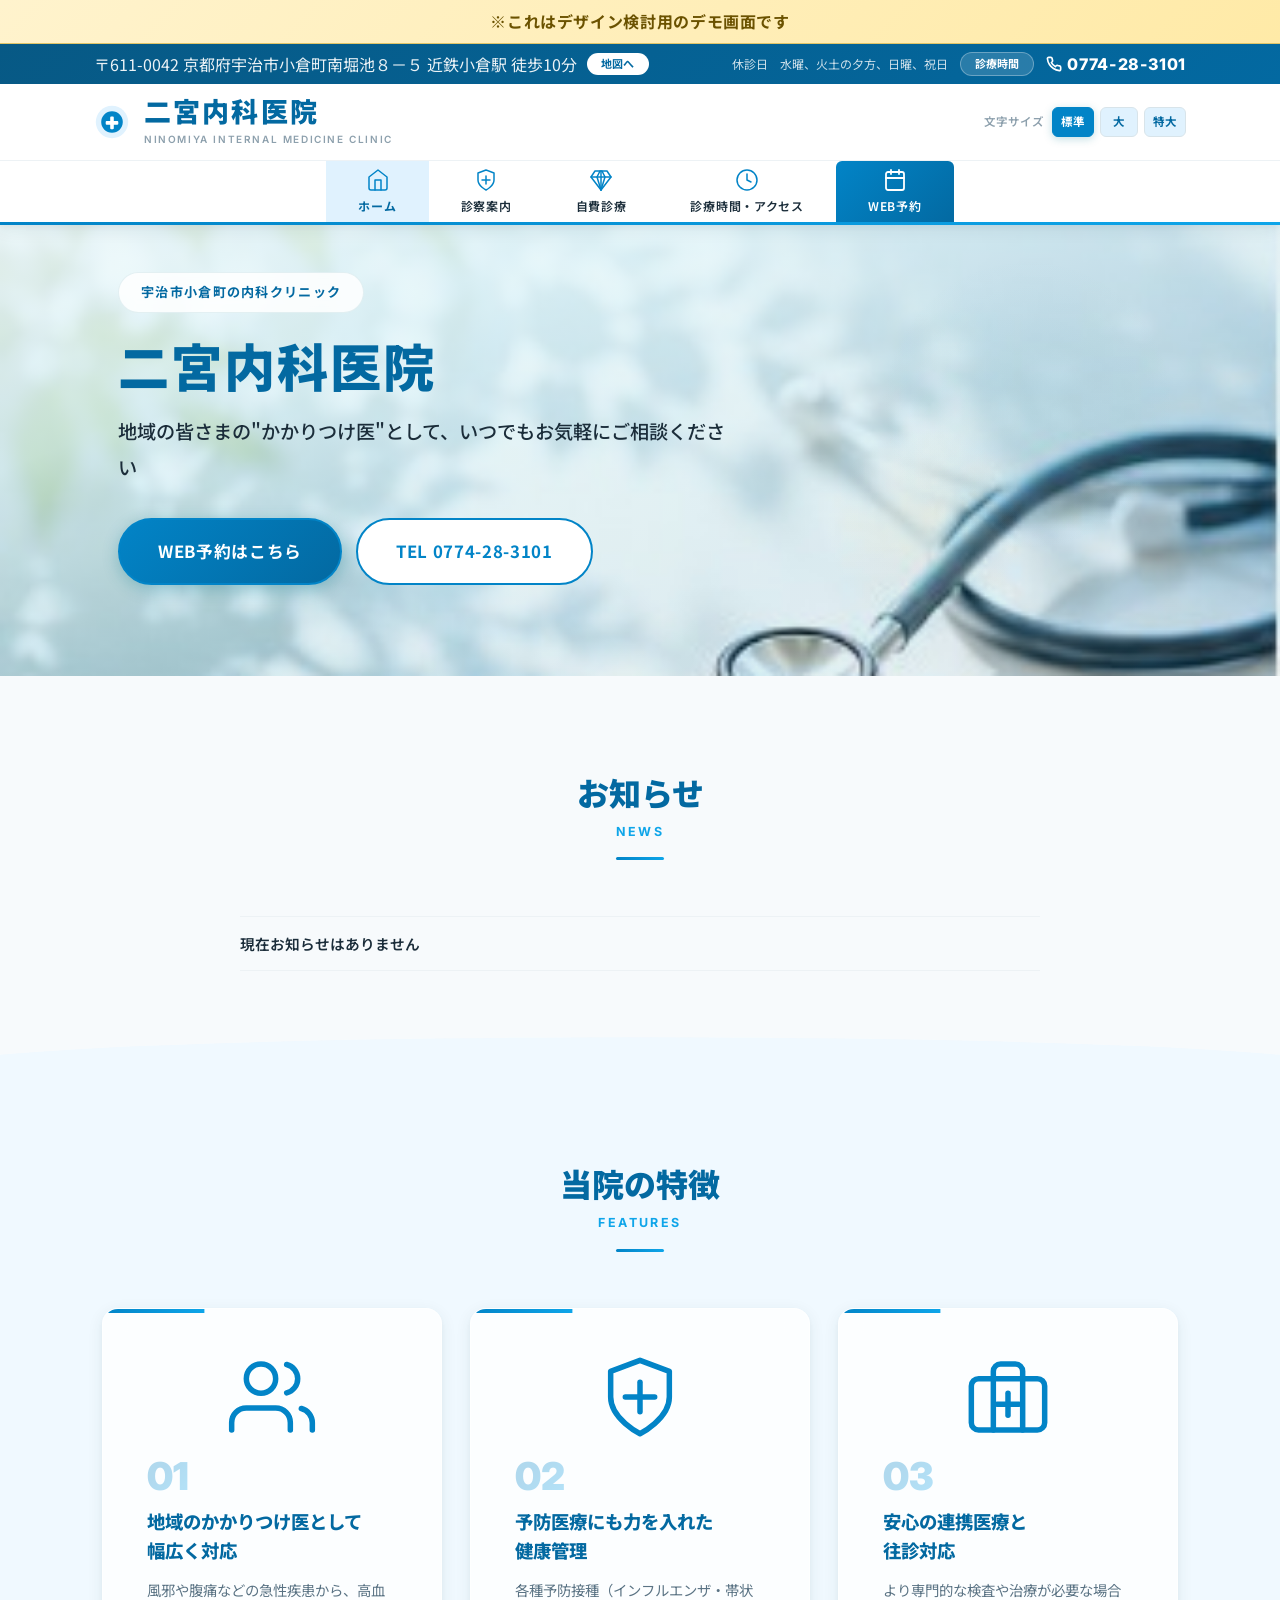
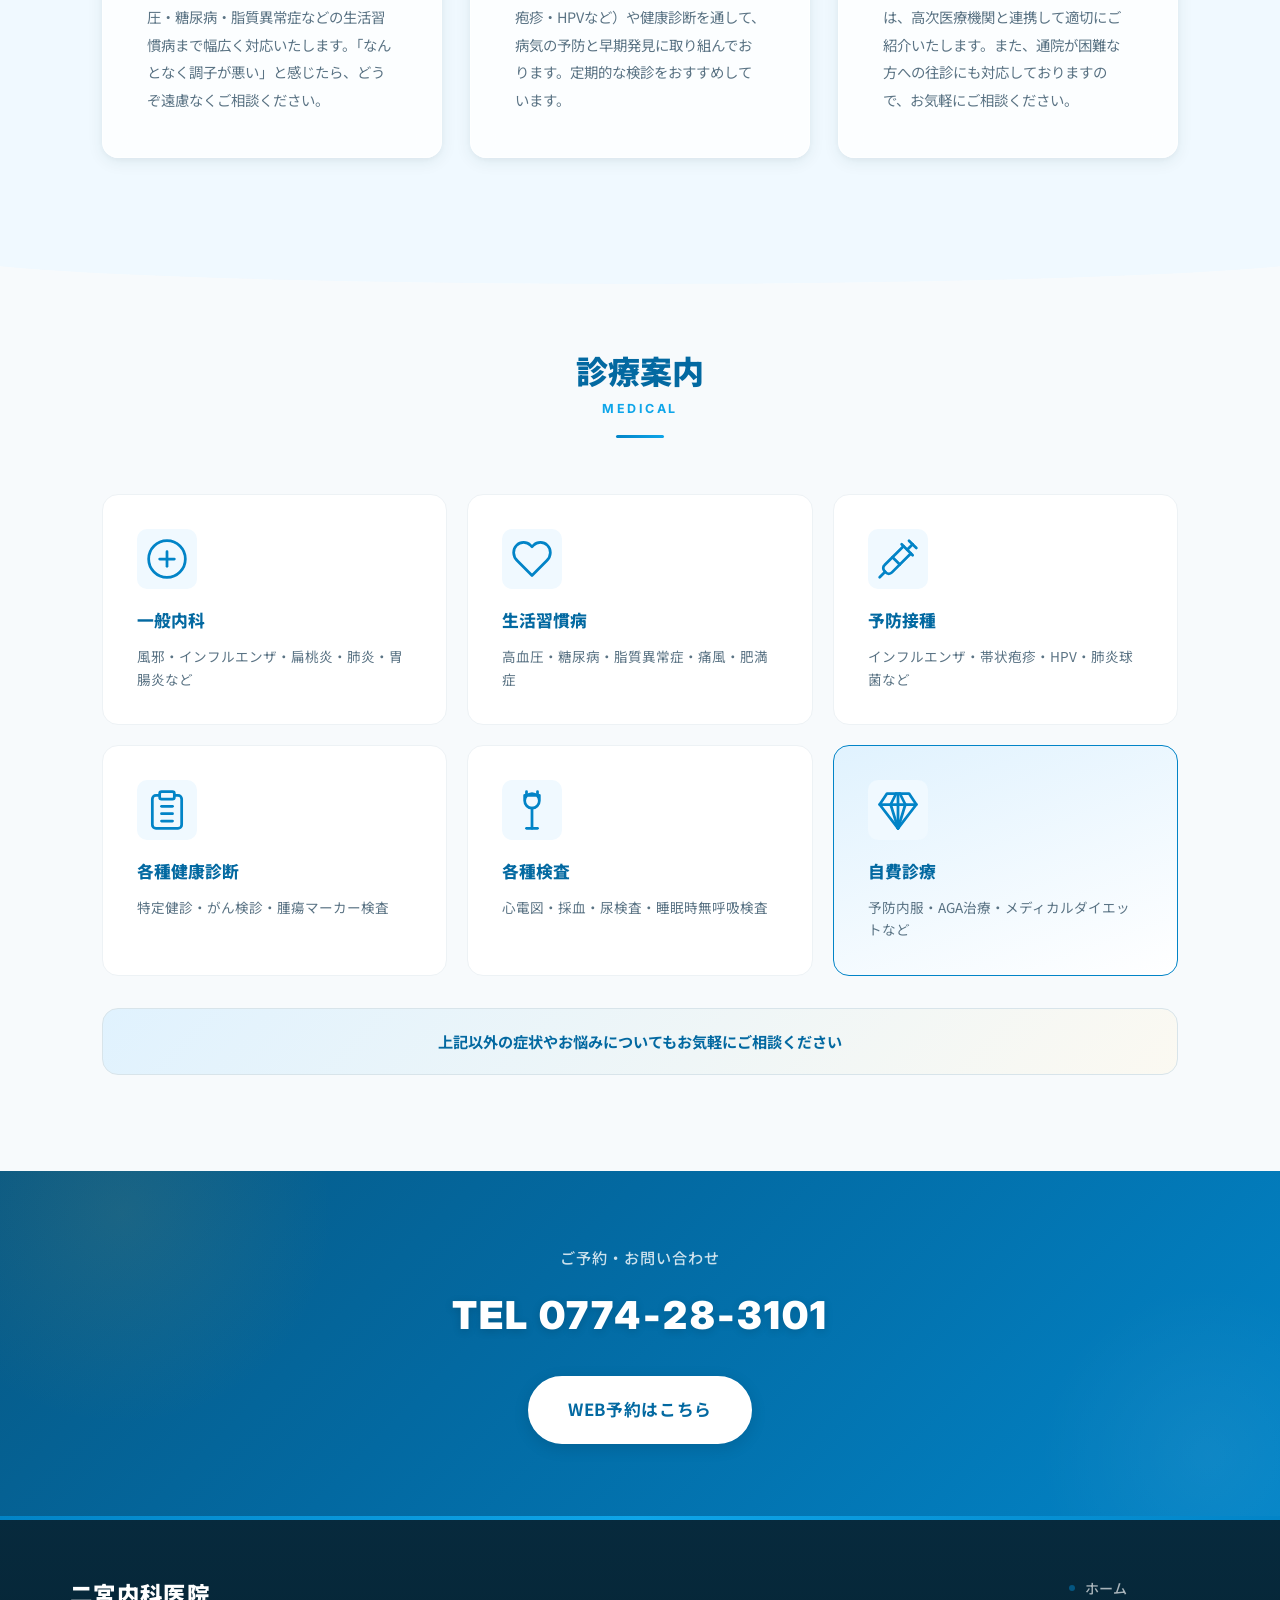
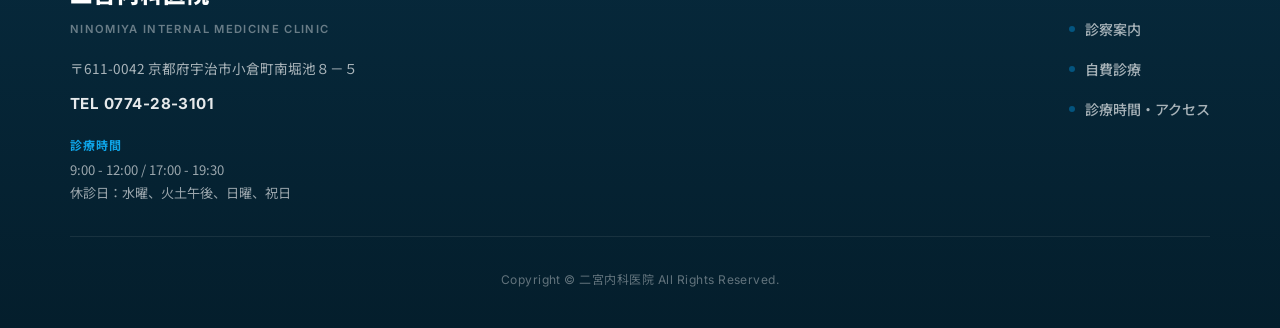
<file: index.html>
<!DOCTYPE html>
<html lang="ja">
<head>
  <meta charset="UTF-8">
  <meta name="viewport" content="width=device-width, initial-scale=1.0">
  <meta name="robots" content="noindex">
  <title>二宮内科医院 | 京都府宇治市小倉町の内科クリニック</title>
  <link rel="stylesheet" href="style.css">
</head>
<body>
  <div class="demo-banner" role="note">※これはデザイン検討用のデモ画面です</div>

  <!-- ===== ヘッダー 3段構成 ===== -->
  <header class="header" id="top">

    <!-- 1段目: 情報バー -->
    <div class="topbar">
      <div class="topbar__inner">
        <div class="topbar__left">
          <span class="topbar__address">〒611-0042 京都府宇治市小倉町南堀池８－５ 近鉄小倉駅 徒歩10分</span>
          <a class="topbar__map" href="https://www.google.com/maps/search/?api=1&query=%E4%BA%AC%E9%83%BD%E5%BA%9C%E5%AE%87%E6%B2%BB%E5%B8%82%E5%B0%8F%E5%80%89%E7%94%BA%E5%8D%97%E5%A0%80%E6%B1%A0%EF%BC%98%EF%BC%8D%EF%BC%95" target="_blank" rel="noopener">地図へ</a>
        </div>
        <div class="topbar__right">
          <span class="topbar__holiday">休診日　水曜、火土の夕方、日曜、祝日</span>
          <a class="topbar__schedule-btn" href="access.html#schedule">診療時間</a>
          <a class="topbar__tel" href="tel:0774283101">
            <svg width="16" height="16" viewBox="0 0 24 24" fill="none" stroke="currentColor" stroke-width="2.5" stroke-linecap="round" stroke-linejoin="round"><path d="M22 16.92v3a2 2 0 01-2.18 2 19.79 19.79 0 01-8.63-3.07 19.5 19.5 0 01-6-6A19.79 19.79 0 012.12 4.18 2 2 0 014.11 2h3a2 2 0 012 1.72c.127.96.361 1.903.7 2.81a2 2 0 01-.45 2.11L8.09 9.91a16 16 0 006 6l1.27-1.27a2 2 0 012.11-.45c.907.339 1.85.573 2.81.7A2 2 0 0122 16.92z"/></svg>
            0774-28-3101
          </a>
        </div>
      </div>
    </div>

    <!-- 2段目: ロゴ + 文字サイズ -->
    <div class="brandbar">
      <div class="brandbar__inner">
        <a class="brandbar__logo" href="index.html">
          <span class="brandbar__icon">
            <svg width="36" height="36" viewBox="0 0 40 40" fill="none" xmlns="http://www.w3.org/2000/svg">
              <path d="M20 2C10.0589 2 2 10.0589 2 20C2 29.9411 10.0589 38 20 38C29.9411 38 38 29.9411 38 20C38 10.0589 29.9411 2 20 2Z" fill="var(--c-primary-light)"/>
              <path d="M20 8C13.3726 8 8 13.3726 8 20C8 26.6274 13.3726 32 20 32C26.6274 32 32 26.6274 32 20C32 13.3726 26.6274 8 20 8Z" fill="var(--c-primary)"/>
              <path d="M19 14H21C21.5523 14 22 14.4477 22 15V19H26C26.5523 19 27 19.4477 27 20V22C27 22.5523 26.5523 23 26 23H22V27C22 27.5523 21.5523 28 21 28H19C18.4477 28 18 27.5523 18 27V23H14C13.4477 23 13 22.5523 13 22V20C13 19.4477 13.4477 19 14 19H18V15C18 14.4477 18.4477 14 19 14Z" fill="#FFFFFF"/>
            </svg>
          </span>
          <span class="brandbar__text">
            <span class="brandbar__name">二宮内科医院</span>
            <span class="brandbar__sub">NINOMIYA INTERNAL MEDICINE CLINIC</span>
          </span>
        </a>
        <div class="fontsize" id="fontsizeCtrl" aria-label="文字サイズ変更">
          <span class="fontsize__label">文字サイズ</span>
          <button class="fontsize__btn is-active" data-size="normal" aria-label="標準">標準</button>
          <button class="fontsize__btn" data-size="large" aria-label="大">大</button>
          <button class="fontsize__btn" data-size="xlarge" aria-label="特大">特大</button>
        </div>
      </div>
    </div>

    <!-- 3段目: アイコンナビ -->
    <nav class="gnav" id="gnav">
      <div class="gnav__inner">
        <ul class="gnav__list">
          <li>
            <a href="index.html" class="gnav__item gnav__item--current">
              <svg class="gnav__icon" viewBox="0 0 24 24" fill="none" stroke="currentColor" stroke-width="1.5" stroke-linecap="round" stroke-linejoin="round"><path d="M3 9l9-7 9 7v11a2 2 0 0 1-2 2H5a2 2 0 0 1-2-2z"/><path d="M9 22V12h6v10"/></svg>
              <span class="gnav__label">ホーム</span>
            </a>
          </li>
          <li>
            <a href="medical.html" class="gnav__item">
              <svg class="gnav__icon" viewBox="0 0 24 24" fill="none" stroke="currentColor" stroke-width="1.5" stroke-linecap="round" stroke-linejoin="round"><path d="M12 22s8-4 8-10V5l-8-3-8 3v7c0 6 8 10 8 10z"/><path d="M12 8v8"/><path d="M8 12h8"/></svg>
              <span class="gnav__label">診察案内</span>
            </a>
          </li>
          <li>
            <a href="jihi.html" class="gnav__item">
              <svg class="gnav__icon" viewBox="0 0 24 24" fill="none" stroke="currentColor" stroke-width="1.5" stroke-linecap="round" stroke-linejoin="round"><path d="M6 3h12l4 6-10 13L2 9Z"/><path d="M11 3 8 9l4 13"/><path d="M12 3v19"/><path d="M13 3l3 6-4 13"/><path d="M2 9h20"/></svg>
              <span class="gnav__label">自費診療</span>
            </a>
          </li>
          <li>
            <a href="access.html" class="gnav__item">
              <svg class="gnav__icon" viewBox="0 0 24 24" fill="none" stroke="currentColor" stroke-width="1.5" stroke-linecap="round" stroke-linejoin="round"><circle cx="12" cy="12" r="10"/><path d="M12 6v6l4 2"/></svg>
              <span class="gnav__label">診療時間・アクセス</span>
            </a>
          </li>
          <li>
            <a href="https://reserve.peraichi.com/r/3b9daf8d/select_date?course=75106" class="gnav__item gnav__item--reserve">
              <svg class="gnav__icon" viewBox="0 0 24 24" fill="none" stroke="currentColor" stroke-width="1.8" stroke-linecap="round" stroke-linejoin="round"><rect x="3" y="4" width="18" height="18" rx="2" ry="2"/><line x1="16" y1="2" x2="16" y2="6"/><line x1="8" y1="2" x2="8" y2="6"/><line x1="3" y1="10" x2="21" y2="10"/></svg>
              <span class="gnav__label">WEB予約</span>
            </a>
          </li>
        </ul>
      </div>
    </nav>

    <!-- ハンバーガー（モバイル） -->
    <button class="hamburger" id="hamburgerBtn" aria-label="メニューを開く" aria-expanded="false">
      <span></span><span></span><span></span>
    </button>
  </header>

  <!-- モバイルメニュー -->
  <div class="mobile-menu" id="mobileMenu">
    <nav>
      <ul>
        <li><a href="index.html">ホーム</a></li>
        <li><a href="medical.html">診察案内</a></li>
        <li><a href="jihi.html">自費診療</a></li>
        <li><a href="access.html">診療時間・アクセス</a></li>
      </ul>
      <a class="mobile-menu__reserve" href="https://reserve.peraichi.com/r/3b9daf8d/select_date?course=75106">WEB予約はこちら</a>
      <a class="mobile-menu__tel" href="tel:0774283101">TEL 0774-28-3101</a>
    </nav>
  </div>
  <div class="mobile-overlay" id="mobileOverlay"></div>

  <main>
    <!-- ===== ヒーロー ===== -->
    <section class="hero">
      <div class="hero__inner">
        <p class="hero__label">宇治市小倉町の内科クリニック</p>
        <h1 class="hero__title">二宮内科医院</h1>
        <p class="hero__catch">地域の皆さまの"かかりつけ医"として、いつでもお気軽にご相談ください</p>
        <div class="hero__actions">
          <a class="btn btn--primary btn--lg" href="https://reserve.peraichi.com/r/3b9daf8d/select_date?course=75106">WEB予約はこちら</a>
          <a class="btn btn--outline btn--lg" href="tel:0774283101">TEL 0774-28-3101</a>
        </div>
      </div>
    </section>

    <!-- ===== お知らせ ===== -->
    <section class="section" id="news">
      <div class="section__inner">
        <div class="section__heading">
          <h2 class="section__title">お知らせ</h2>
          <span class="section__title-en">news</span>
        </div>
        <ul class="news-list" id="newsList">
          <li class="news-item news-item--loading">
            <p class="news-item__text">読み込み中...</p>
          </li>
        </ul>
      </div>
    </section>

    <!-- ===== 当院の特徴 ===== -->
    <section class="section section--tinted" id="features">
      <div class="section__inner">
        <div class="section__heading">
          <h2 class="section__title">当院の特徴</h2>
          <span class="section__title-en">features</span>
        </div>
        <div class="features">
          <div class="feature-card fade-in">
            <div class="feature-card__icon-wrap">
              <svg class="feature-card__svg" viewBox="0 0 24 24" fill="none" stroke="var(--c-primary)" stroke-width="1.5" stroke-linecap="round" stroke-linejoin="round">
                <path d="M17 21v-2a4 4 0 0 0-4-4H5a4 4 0 0 0-4 4v2"/>
                <circle cx="9" cy="7" r="4"/>
                <path d="M23 21v-2a4 4 0 0 0-3-3.87"/>
                <path d="M16 3.13a4 4 0 0 1 0 7.75"/>
              </svg>
            </div>
            <span class="feature-card__num">01</span>
            <h3 class="feature-card__title">地域のかかりつけ医として<br>幅広く対応</h3>
            <p class="feature-card__text">風邪や腹痛などの急性疾患から、高血圧・糖尿病・脂質異常症などの生活習慣病まで幅広く対応いたします。「なんとなく調子が悪い」と感じたら、どうぞ遠慮なくご相談ください。</p>
          </div>
          <div class="feature-card fade-in">
            <div class="feature-card__icon-wrap">
              <svg class="feature-card__svg" viewBox="0 0 24 24" fill="none" stroke="var(--c-primary)" stroke-width="1.5" stroke-linecap="round" stroke-linejoin="round">
                <path d="M12 22s8-4 8-10V5l-8-3-8 3v7c0 6 8 10 8 10z"/>
                <line x1="12" y1="8" x2="12" y2="16"/>
                <line x1="8" y1="12" x2="16" y2="12"/>
              </svg>
            </div>
            <span class="feature-card__num">02</span>
            <h3 class="feature-card__title">予防医療にも力を入れた<br>健康管理</h3>
            <p class="feature-card__text">各種予防接種（インフルエンザ・帯状疱疹・HPVなど）や健康診断を通して、病気の予防と早期発見に取り組んでおります。定期的な検診をおすすめしています。</p>
          </div>
          <div class="feature-card fade-in">
            <div class="feature-card__icon-wrap">
              <svg class="feature-card__svg" viewBox="0 0 24 24" fill="none" stroke="var(--c-primary)" stroke-width="1.5" stroke-linecap="round" stroke-linejoin="round">
                <rect x="2" y="7" width="20" height="14" rx="2" ry="2"/>
                <path d="M16 21V5a2 2 0 0 0-2-2h-4a2 2 0 0 0-2 2v16"/>
                <line x1="12" y1="11" x2="12" y2="17"/>
                <line x1="9" y1="14" x2="15" y2="14"/>
              </svg>
            </div>
            <span class="feature-card__num">03</span>
            <h3 class="feature-card__title">安心の連携医療と<br>往診対応</h3>
            <p class="feature-card__text">より専門的な検査や治療が必要な場合は、高次医療機関と連携して適切にご紹介いたします。また、通院が困難な方への往診にも対応しておりますので、お気軽にご相談ください。</p>
          </div>
        </div>
      </div>
    </section>

    <!-- ===== 診療案内 ===== -->
    <section class="section" id="medical">
      <div class="section__inner">
        <div class="section__heading">
          <h2 class="section__title">診療案内</h2>
          <span class="section__title-en">medical</span>
        </div>
        <div class="medical-grid">
          <a href="medical.html#detail-diseases" class="medical-card fade-in">
            <div class="medical-card__icon">
              <svg viewBox="0 0 24 24" fill="none" stroke="var(--c-primary)" stroke-width="1.5" stroke-linecap="round" stroke-linejoin="round" width="48" height="48"><circle cx="12" cy="12" r="10"/><line x1="12" y1="8" x2="12" y2="16"/><line x1="8" y1="12" x2="16" y2="12"/></svg>
            </div>
            <h3 class="medical-card__title">一般内科</h3>
            <p class="medical-card__desc">風邪・インフルエンザ・扁桃炎・肺炎・胃腸炎など</p>
          </a>
          <a href="medical.html#detail-lifestyle" class="medical-card fade-in">
            <div class="medical-card__icon">
              <svg viewBox="0 0 24 24" fill="none" stroke="var(--c-primary)" stroke-width="1.5" stroke-linecap="round" stroke-linejoin="round" width="48" height="48"><path d="M20.42 4.58a5.4 5.4 0 0 0-7.65 0l-.77.78-.77-.78a5.4 5.4 0 0 0-7.65 0C1.46 6.7 1.33 10.28 4 13l8 8 8-8c2.67-2.72 2.54-6.3.42-8.42z"/></svg>
            </div>
            <h3 class="medical-card__title">生活習慣病</h3>
            <p class="medical-card__desc">高血圧・糖尿病・脂質異常症・痛風・肥満症</p>
          </a>
          <a href="medical.html#detail-vaccine" class="medical-card fade-in">
            <div class="medical-card__icon">
              <svg viewBox="0 0 24 24" fill="none" stroke="var(--c-primary)" stroke-width="1.5" stroke-linecap="round" stroke-linejoin="round" width="48" height="48"><path d="m18 2 4 4"/><path d="m17 7 3-3"/><path d="M19 9 8.7 19.3c-1 1-2.5 1-3.4 0l-.6-.6c-1-1-1-2.5 0-3.4L15 5"/><path d="m9 11 4 4"/><path d="m5 19-3 3"/><path d="m14 4 6 6"/></svg>
            </div>
            <h3 class="medical-card__title">予防接種</h3>
            <p class="medical-card__desc">インフルエンザ・帯状疱疹・HPV・肺炎球菌など</p>
          </a>
          <a href="medical.html#detail-checkup" class="medical-card fade-in">
            <div class="medical-card__icon">
              <svg viewBox="0 0 24 24" fill="none" stroke="var(--c-primary)" stroke-width="1.5" stroke-linecap="round" stroke-linejoin="round" width="48" height="48"><path d="M16 4h2a2 2 0 0 1 2 2v14a2 2 0 0 1-2 2H6a2 2 0 0 1-2-2V6a2 2 0 0 1 2-2h2"/><rect x="8" y="2" width="8" height="4" rx="1" ry="1"/><path d="M9 14h6"/><path d="M9 10h6"/><path d="M9 18h6"/></svg>
            </div>
            <h3 class="medical-card__title">各種健康診断</h3>
            <p class="medical-card__desc">特定健診・がん検診・腫瘍マーカー検査</p>
          </a>
          <a href="medical.html#detail-tests" class="medical-card fade-in">
            <div class="medical-card__icon">
              <svg viewBox="0 0 24 24" fill="none" stroke="var(--c-primary)" stroke-width="1.5" stroke-linecap="round" stroke-linejoin="round" width="48" height="48"><path d="M9 2v2"/><path d="M15 2v2"/><path d="M9 22h6"/><path d="M12 11v11"/><path d="M12 11a4 4 0 1 0-4-4v-3h8v3a4 4 0 1 0-4 4z"/></svg>
            </div>
            <h3 class="medical-card__title">各種検査</h3>
            <p class="medical-card__desc">心電図・採血・尿検査・睡眠時無呼吸検査</p>
          </a>
          <a href="jihi.html" class="medical-card medical-card--accent fade-in">
            <div class="medical-card__icon">
              <svg viewBox="0 0 24 24" fill="none" stroke="var(--c-primary)" stroke-width="1.5" stroke-linecap="round" stroke-linejoin="round" width="48" height="48"><path d="M6 3h12l4 6-10 13L2 9Z"/><path d="M11 3 8 9l4 13"/><path d="M12 3v19"/><path d="M13 3l3 6-4 13"/><path d="M2 9h20"/></svg>
            </div>
            <h3 class="medical-card__title">自費診療</h3>
            <p class="medical-card__desc">予防内服・AGA治療・メディカルダイエットなど</p>
          </a>
        </div>
        <p class="medical-note">上記以外の症状やお悩みについてもお気軽にご相談ください</p>
      </div>
    </section>

    <!-- ===== CTA帯 ===== -->
    <section class="cta-band">
      <div class="section__inner">
        <p class="cta-band__lead">ご予約・お問い合わせ</p>
        <p class="cta-band__tel"><a href="tel:0774283101">TEL 0774-28-3101</a></p>
        <div class="cta-band__actions">
          <a class="btn btn--white btn--lg" href="https://reserve.peraichi.com/r/3b9daf8d/select_date?course=75106">WEB予約はこちら</a>
        </div>
      </div>
    </section>
  </main>

  <!-- モバイル固定CTA -->
  <div class="mobile-cta">
    <a class="mobile-cta__tel" href="tel:0774283101">電話する</a>
    <a class="mobile-cta__reserve" href="https://reserve.peraichi.com/r/3b9daf8d/select_date?course=75106">WEB予約</a>
  </div>

  <footer class="footer">
    <div class="footer__inner">
      <div class="footer__main">
        <div class="footer__info">
          <p class="footer__name">二宮内科医院</p>
          <span class="footer__name-en">NINOMIYA INTERNAL MEDICINE CLINIC</span>
          <p class="footer__address">〒611-0042 京都府宇治市小倉町南堀池８－５</p>
          <p class="footer__tel-text"><a href="tel:0774283101">TEL 0774-28-3101</a></p>
          <div class="footer__schedule">
            <p class="footer__schedule-title">診療時間</p>
            <p>9:00 - 12:00 / 17:00 - 19:30<br>休診日：水曜、火土午後、日曜、祝日</p>
          </div>
        </div>
        <nav class="footer__nav">
          <ul>
            <li><a href="index.html">ホーム</a></li>
            <li><a href="medical.html">診察案内</a></li>
            <li><a href="jihi.html">自費診療</a></li>
            <li><a href="access.html">診療時間・アクセス</a></li>
          </ul>
        </nav>
      </div>
      <p class="footer__copy">Copyright &copy; 二宮内科医院 All Rights Reserved.</p>
    </div>
  </footer>

  <button class="back-to-top" id="backToTop" aria-label="ページトップへ戻る">
    <svg viewBox="0 0 24 24"><path d="M18 15l-6-6-6 6"/></svg>
  </button>

  <script src="main.js"></script>
</body>
</html>
</file>
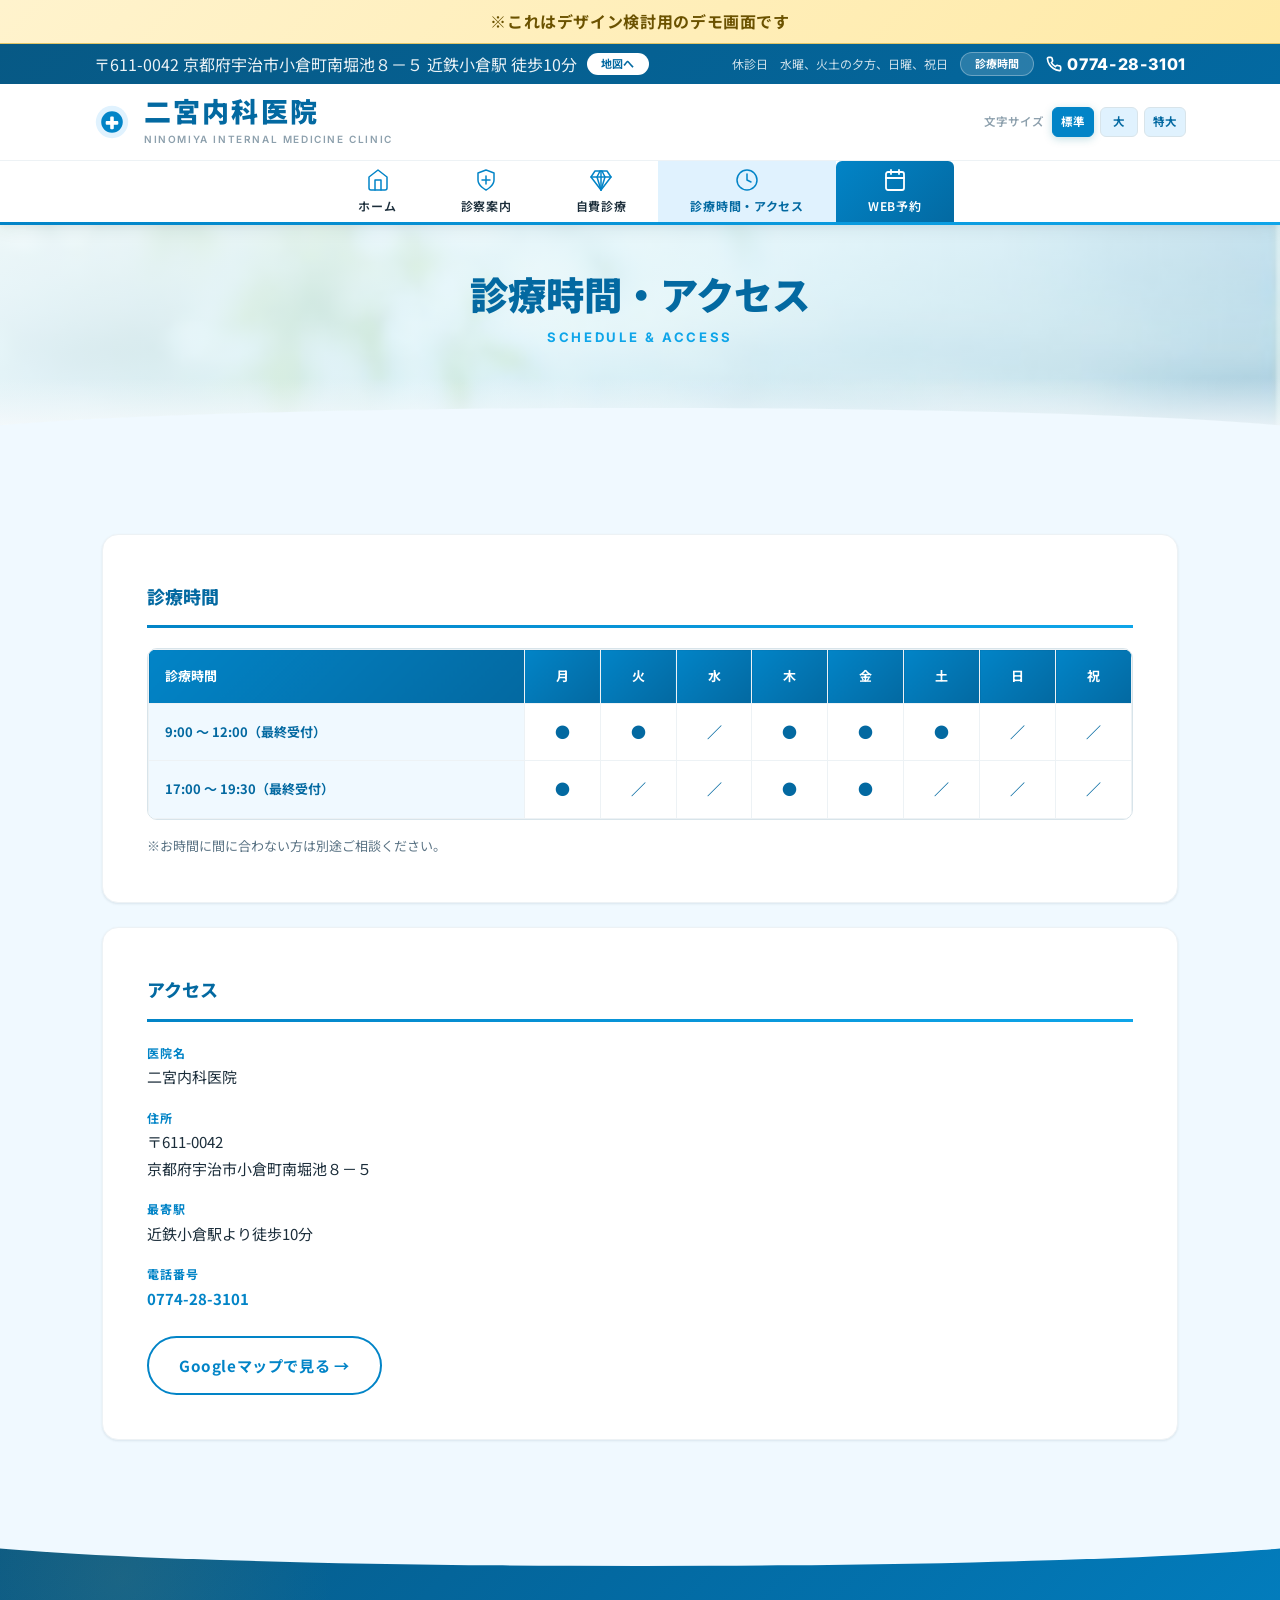
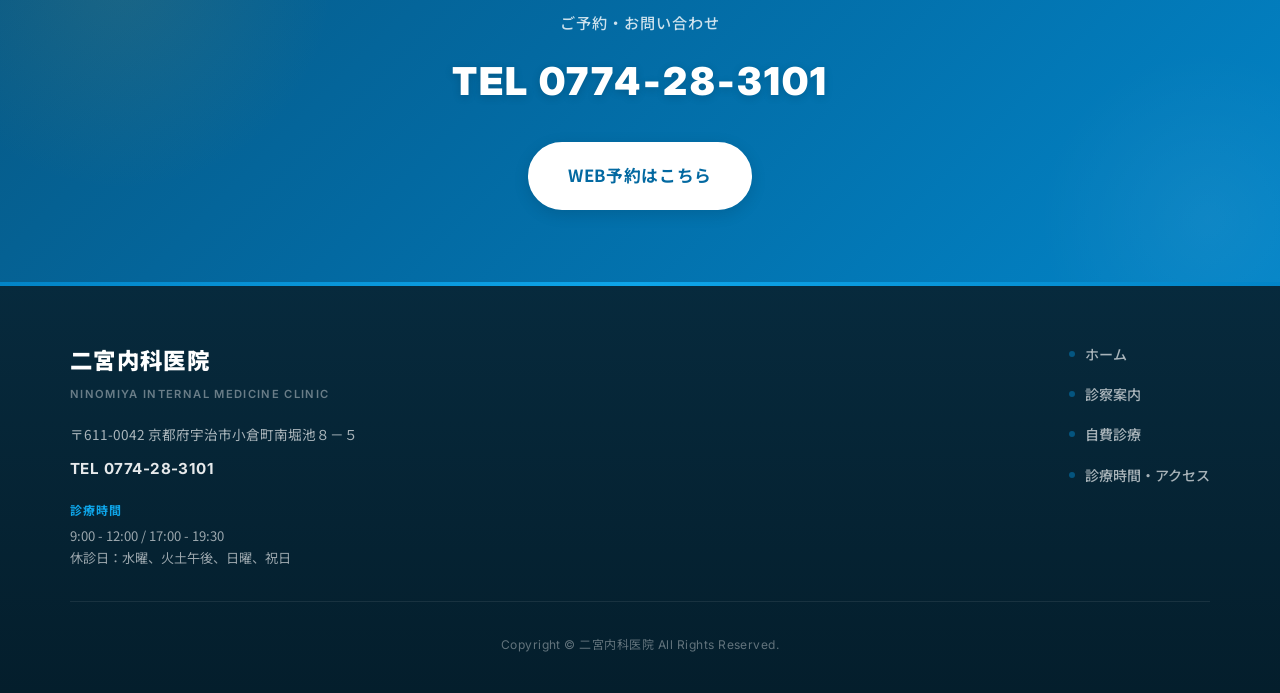
<file: access.html>
<!DOCTYPE html>
<html lang="ja">
<head>
  <meta charset="UTF-8">
  <meta name="viewport" content="width=device-width, initial-scale=1.0">
  <meta name="robots" content="noindex">
  <title>診療時間・アクセス | 二宮内科医院</title>
  <link rel="stylesheet" href="style.css">
</head>
<body>
  <div class="demo-banner" role="note">※これはデザイン検討用のデモ画面です</div>

  <!-- ===== ヘッダー 3段構成 ===== -->
  <header class="header" id="top">
    <div class="topbar">
      <div class="topbar__inner">
        <div class="topbar__left">
          <span class="topbar__address">〒611-0042 京都府宇治市小倉町南堀池８－５ 近鉄小倉駅 徒歩10分</span>
          <a class="topbar__map" href="https://www.google.com/maps/search/?api=1&query=%E4%BA%AC%E9%83%BD%E5%BA%9C%E5%AE%87%E6%B2%BB%E5%B8%82%E5%B0%8F%E5%80%89%E7%94%BA%E5%8D%97%E5%A0%80%E6%B1%A0%EF%BC%98%EF%BC%8D%EF%BC%95" target="_blank" rel="noopener">地図へ</a>
        </div>
        <div class="topbar__right">
          <span class="topbar__holiday">休診日　水曜、火土の夕方、日曜、祝日</span>
          <a class="topbar__schedule-btn" href="#schedule">診療時間</a>
          <a class="topbar__tel" href="tel:0774283101">
            <svg width="16" height="16" viewBox="0 0 24 24" fill="none" stroke="currentColor" stroke-width="2.5" stroke-linecap="round" stroke-linejoin="round"><path d="M22 16.92v3a2 2 0 01-2.18 2 19.79 19.79 0 01-8.63-3.07 19.5 19.5 0 01-6-6A19.79 19.79 0 012.12 4.18 2 2 0 014.11 2h3a2 2 0 012 1.72c.127.96.361 1.903.7 2.81a2 2 0 01-.45 2.11L8.09 9.91a16 16 0 006 6l1.27-1.27a2 2 0 012.11-.45c.907.339 1.85.573 2.81.7A2 2 0 0122 16.92z"/></svg>
            0774-28-3101
          </a>
        </div>
      </div>
    </div>

    <div class="brandbar">
      <div class="brandbar__inner">
        <a class="brandbar__logo" href="index.html">
          <span class="brandbar__icon">
            <svg width="36" height="36" viewBox="0 0 40 40" fill="none" xmlns="http://www.w3.org/2000/svg">
              <path d="M20 2C10.0589 2 2 10.0589 2 20C2 29.9411 10.0589 38 20 38C29.9411 38 38 29.9411 38 20C38 10.0589 29.9411 2 20 2Z" fill="var(--c-primary-light)"/>
              <path d="M20 8C13.3726 8 8 13.3726 8 20C8 26.6274 13.3726 32 20 32C26.6274 32 32 26.6274 32 20C32 13.3726 26.6274 8 20 8Z" fill="var(--c-primary)"/>
              <path d="M19 14H21C21.5523 14 22 14.4477 22 15V19H26C26.5523 19 27 19.4477 27 20V22C27 22.5523 26.5523 23 26 23H22V27C22 27.5523 21.5523 28 21 28H19C18.4477 28 18 27.5523 18 27V23H14C13.4477 23 13 22.5523 13 22V20C13 19.4477 13.4477 19 14 19H18V15C18 14.4477 18.4477 14 19 14Z" fill="#FFFFFF"/>
            </svg>
          </span>
          <span class="brandbar__text">
            <span class="brandbar__name">二宮内科医院</span>
            <span class="brandbar__sub">NINOMIYA INTERNAL MEDICINE CLINIC</span>
          </span>
        </a>
        <div class="fontsize" id="fontsizeCtrl" aria-label="文字サイズ変更">
          <span class="fontsize__label">文字サイズ</span>
          <button class="fontsize__btn is-active" data-size="normal" aria-label="標準">標準</button>
          <button class="fontsize__btn" data-size="large" aria-label="大">大</button>
          <button class="fontsize__btn" data-size="xlarge" aria-label="特大">特大</button>
        </div>
      </div>
    </div>

    <nav class="gnav" id="gnav">
      <div class="gnav__inner">
        <ul class="gnav__list">
          <li>
            <a href="index.html" class="gnav__item">
              <svg class="gnav__icon" viewBox="0 0 24 24" fill="none" stroke="currentColor" stroke-width="1.5" stroke-linecap="round" stroke-linejoin="round"><path d="M3 9l9-7 9 7v11a2 2 0 0 1-2 2H5a2 2 0 0 1-2-2z"/><path d="M9 22V12h6v10"/></svg>
              <span class="gnav__label">ホーム</span>
            </a>
          </li>
          <li>
            <a href="medical.html" class="gnav__item">
              <svg class="gnav__icon" viewBox="0 0 24 24" fill="none" stroke="currentColor" stroke-width="1.5" stroke-linecap="round" stroke-linejoin="round"><path d="M12 22s8-4 8-10V5l-8-3-8 3v7c0 6 8 10 8 10z"/><path d="M12 8v8"/><path d="M8 12h8"/></svg>
              <span class="gnav__label">診察案内</span>
            </a>
          </li>
          <li>
            <a href="jihi.html" class="gnav__item">
              <svg class="gnav__icon" viewBox="0 0 24 24" fill="none" stroke="currentColor" stroke-width="1.5" stroke-linecap="round" stroke-linejoin="round"><path d="M6 3h12l4 6-10 13L2 9Z"/><path d="M11 3 8 9l4 13"/><path d="M12 3v19"/><path d="M13 3l3 6-4 13"/><path d="M2 9h20"/></svg>
              <span class="gnav__label">自費診療</span>
            </a>
          </li>
          <li>
            <a href="access.html" class="gnav__item gnav__item--current">
              <svg class="gnav__icon" viewBox="0 0 24 24" fill="none" stroke="currentColor" stroke-width="1.5" stroke-linecap="round" stroke-linejoin="round"><circle cx="12" cy="12" r="10"/><path d="M12 6v6l4 2"/></svg>
              <span class="gnav__label">診療時間・アクセス</span>
            </a>
          </li>
          <li>
            <a href="https://reserve.peraichi.com/r/3b9daf8d/select_date?course=75106" class="gnav__item gnav__item--reserve">
              <svg class="gnav__icon" viewBox="0 0 24 24" fill="none" stroke="currentColor" stroke-width="1.8" stroke-linecap="round" stroke-linejoin="round"><rect x="3" y="4" width="18" height="18" rx="2" ry="2"/><line x1="16" y1="2" x2="16" y2="6"/><line x1="8" y1="2" x2="8" y2="6"/><line x1="3" y1="10" x2="21" y2="10"/></svg>
              <span class="gnav__label">WEB予約</span>
            </a>
          </li>
        </ul>
      </div>
    </nav>

    <button class="hamburger" id="hamburgerBtn" aria-label="メニューを開く" aria-expanded="false">
      <span></span><span></span><span></span>
    </button>
  </header>

  <div class="mobile-menu" id="mobileMenu">
    <nav>
      <ul>
        <li><a href="index.html">ホーム</a></li>
        <li><a href="medical.html">診察案内</a></li>
        <li><a href="jihi.html">自費診療</a></li>
        <li><a href="access.html">診療時間・アクセス</a></li>
      </ul>
      <a class="mobile-menu__reserve" href="https://reserve.peraichi.com/r/3b9daf8d/select_date?course=75106">WEB予約はこちら</a>
      <a class="mobile-menu__tel" href="tel:0774283101">TEL 0774-28-3101</a>
    </nav>
  </div>
  <div class="mobile-overlay" id="mobileOverlay"></div>

  <main>
    <!-- ===== サブページヒーロー ===== -->
    <section class="subpage-hero subpage-hero--access">
      <div class="subpage-hero__inner">
        <h1 class="subpage-hero__title">診療時間・アクセス</h1>
        <p class="subpage-hero__sub">schedule &amp; access</p>
      </div>
    </section>

    <!-- ===== 診療時間・アクセス ===== -->
    <section class="section section--tinted" id="access">
      <div class="section__inner">
        <div class="schedule-access" id="schedule">
          <div class="schedule-block">
            <h3 class="schedule-block__title">診療時間</h3>
            <div class="schedule-table-wrap">
              <table class="schedule-table">
                <thead>
                  <tr>
                    <th>診療時間</th>
                    <th>月</th>
                    <th>火</th>
                    <th>水</th>
                    <th>木</th>
                    <th>金</th>
                    <th>土</th>
                    <th>日</th>
                    <th>祝</th>
                  </tr>
                </thead>
                <tbody>
                  <tr>
                    <th>9:00 〜 12:00（最終受付）</th>
                    <td>●</td>
                    <td>●</td>
                    <td>／</td>
                    <td>●</td>
                    <td>●</td>
                    <td>●</td>
                    <td>／</td>
                    <td>／</td>
                  </tr>
                  <tr>
                    <th>17:00 〜 19:30（最終受付）</th>
                    <td>●</td>
                    <td>／</td>
                    <td>／</td>
                    <td>●</td>
                    <td>●</td>
                    <td>／</td>
                    <td>／</td>
                    <td>／</td>
                  </tr>
                </tbody>
              </table>
            </div>
            <p class="schedule-block__note">※お時間に間に合わない方は別途ご相談ください。</p>
          </div>

          <div class="access-block">
            <h3 class="schedule-block__title">アクセス</h3>
            <div class="access-info">
              <dl class="access-dl">
                <dt>医院名</dt>
                <dd>二宮内科医院</dd>
                <dt>住所</dt>
                <dd>〒611-0042<br>京都府宇治市小倉町南堀池８－５</dd>
                <dt>最寄駅</dt>
                <dd>近鉄小倉駅より徒歩10分</dd>
                <dt>電話番号</dt>
                <dd><a href="tel:0774283101">0774-28-3101</a></dd>
              </dl>
              <a class="btn btn--outline" href="https://www.google.com/maps/search/?api=1&query=%E4%BA%AC%E9%83%BD%E5%BA%9C%E5%AE%87%E6%B2%BB%E5%B8%82%E5%B0%8F%E5%80%89%E7%94%BA%E5%8D%97%E5%A0%80%E6%B1%A0%EF%BC%98%EF%BC%8D%EF%BC%95" target="_blank" rel="noopener">Googleマップで見る →</a>
            </div>
          </div>
        </div>
      </div>
    </section>

    <!-- ===== CTA帯 ===== -->
    <section class="cta-band">
      <div class="section__inner">
        <p class="cta-band__lead">ご予約・お問い合わせ</p>
        <p class="cta-band__tel"><a href="tel:0774283101">TEL 0774-28-3101</a></p>
        <div class="cta-band__actions">
          <a class="btn btn--white btn--lg" href="https://reserve.peraichi.com/r/3b9daf8d/select_date?course=75106">WEB予約はこちら</a>
        </div>
      </div>
    </section>
  </main>

  <div class="mobile-cta">
    <a class="mobile-cta__tel" href="tel:0774283101">電話する</a>
    <a class="mobile-cta__reserve" href="https://reserve.peraichi.com/r/3b9daf8d/select_date?course=75106">WEB予約</a>
  </div>

  <footer class="footer">
    <div class="footer__inner">
      <div class="footer__main">
        <div class="footer__info">
          <p class="footer__name">二宮内科医院</p>
          <span class="footer__name-en">NINOMIYA INTERNAL MEDICINE CLINIC</span>
          <p class="footer__address">〒611-0042 京都府宇治市小倉町南堀池８－５</p>
          <p class="footer__tel-text"><a href="tel:0774283101">TEL 0774-28-3101</a></p>
          <div class="footer__schedule">
            <p class="footer__schedule-title">診療時間</p>
            <p>9:00 - 12:00 / 17:00 - 19:30<br>休診日：水曜、火土午後、日曜、祝日</p>
          </div>
        </div>
        <nav class="footer__nav">
          <ul>
            <li><a href="index.html">ホーム</a></li>
            <li><a href="medical.html">診察案内</a></li>
            <li><a href="jihi.html">自費診療</a></li>
            <li><a href="access.html">診療時間・アクセス</a></li>
          </ul>
        </nav>
      </div>
      <p class="footer__copy">Copyright &copy; 二宮内科医院 All Rights Reserved.</p>
    </div>
  </footer>

  <button class="back-to-top" id="backToTop" aria-label="ページトップへ戻る">
    <svg viewBox="0 0 24 24"><path d="M18 15l-6-6-6 6"/></svg>
  </button>

  <script src="main.js"></script>
</body>
</html>
</file>
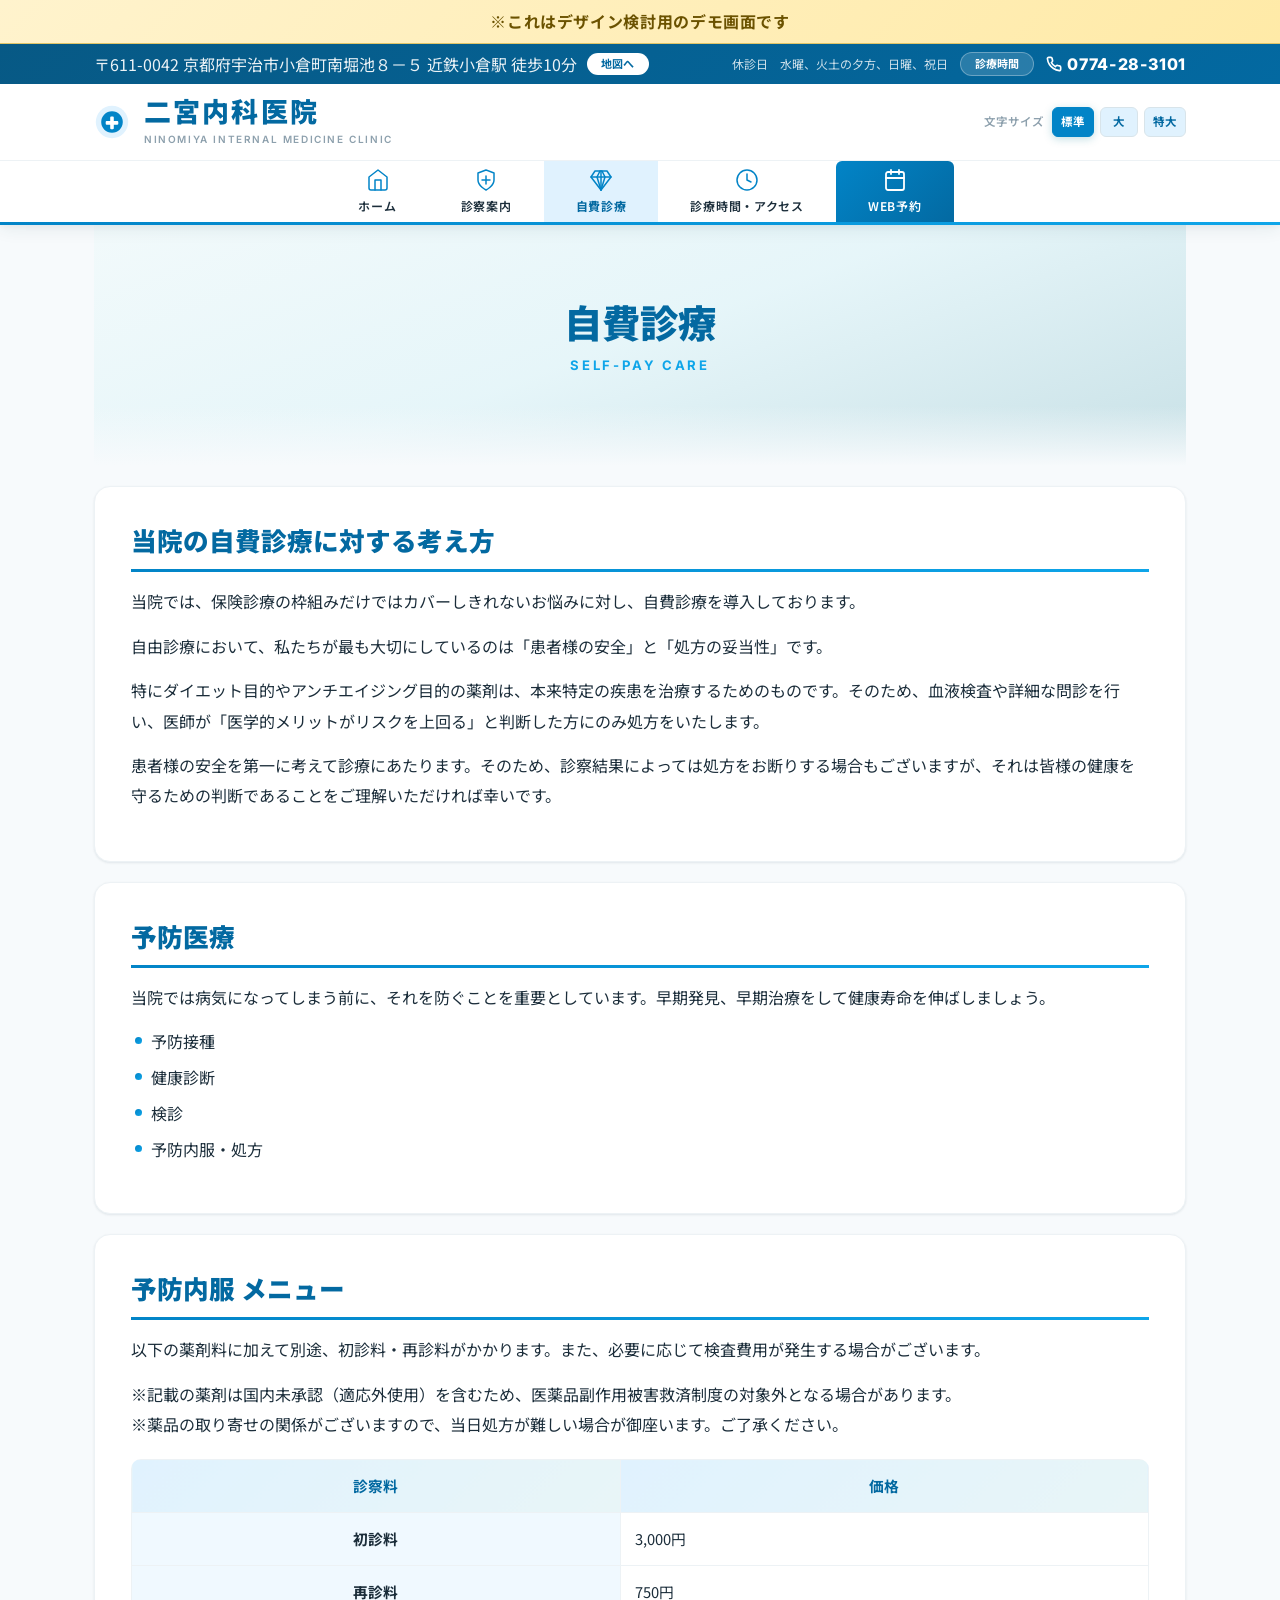
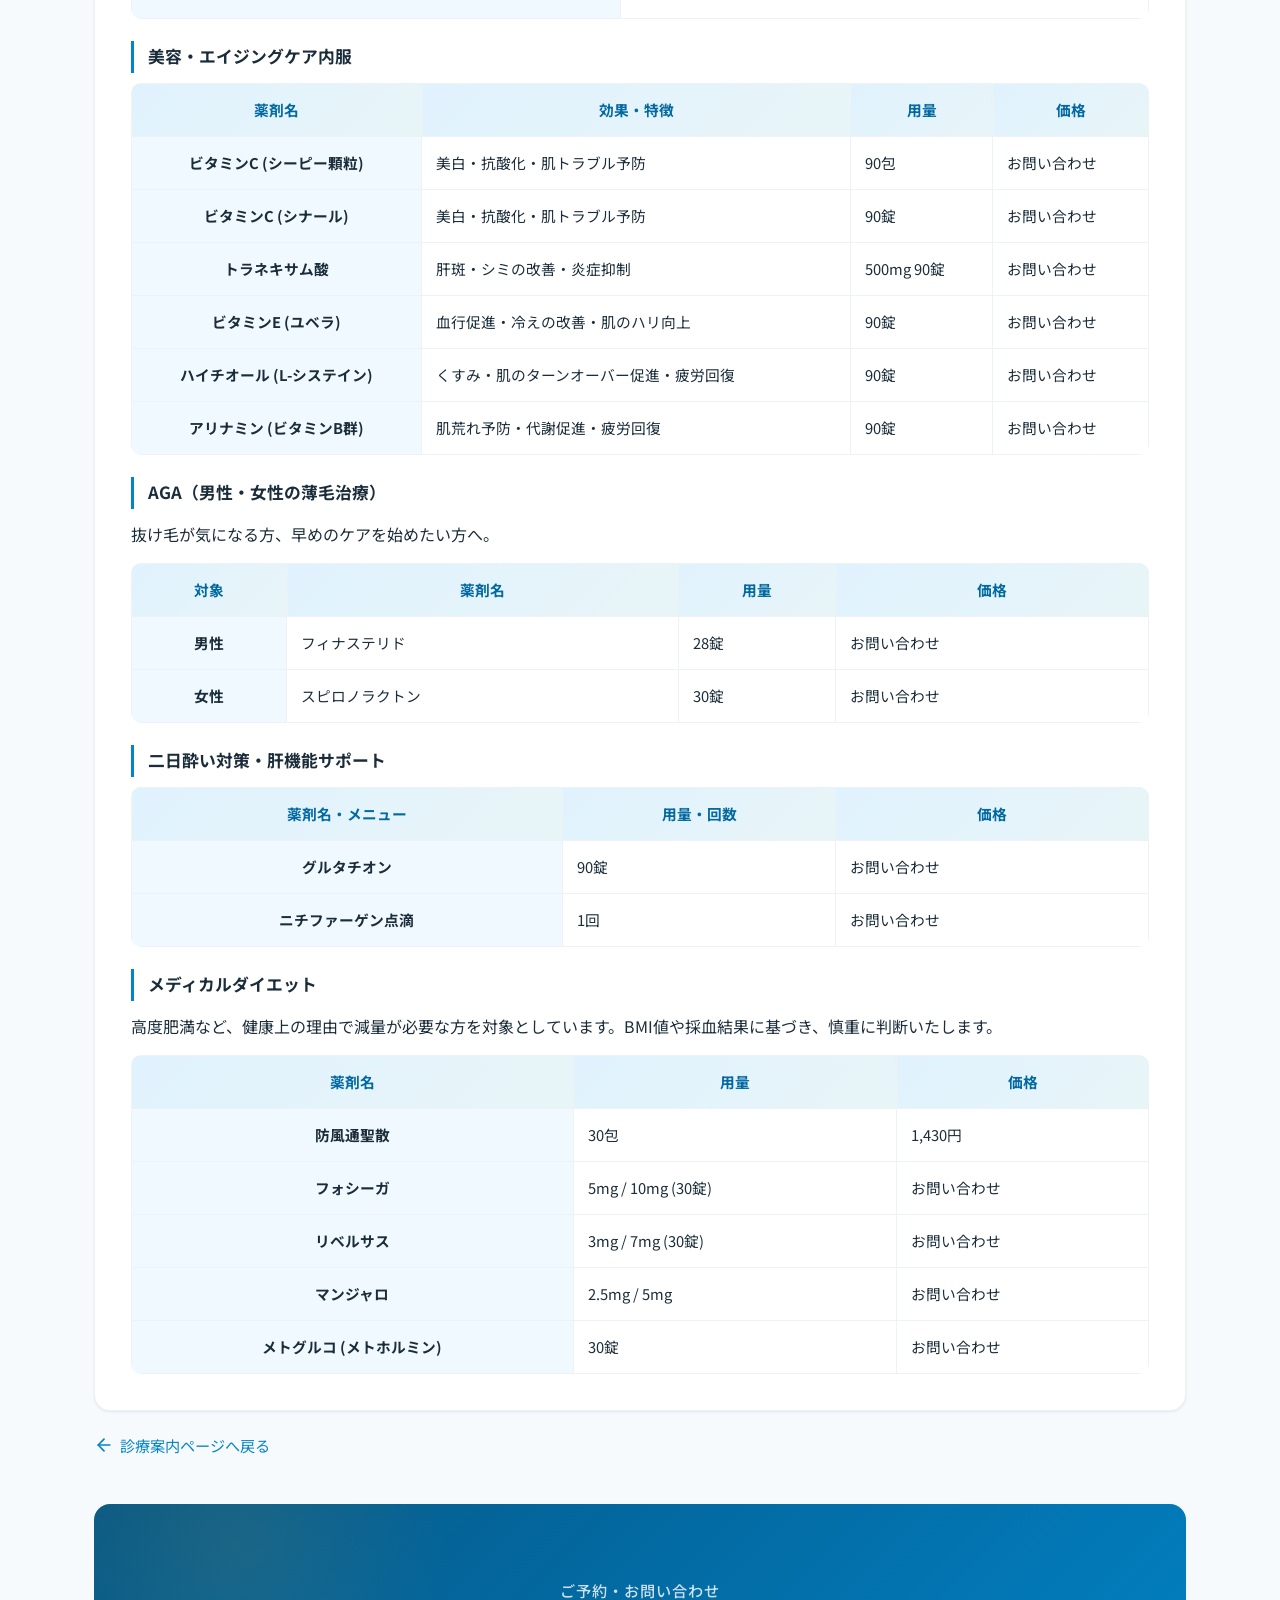
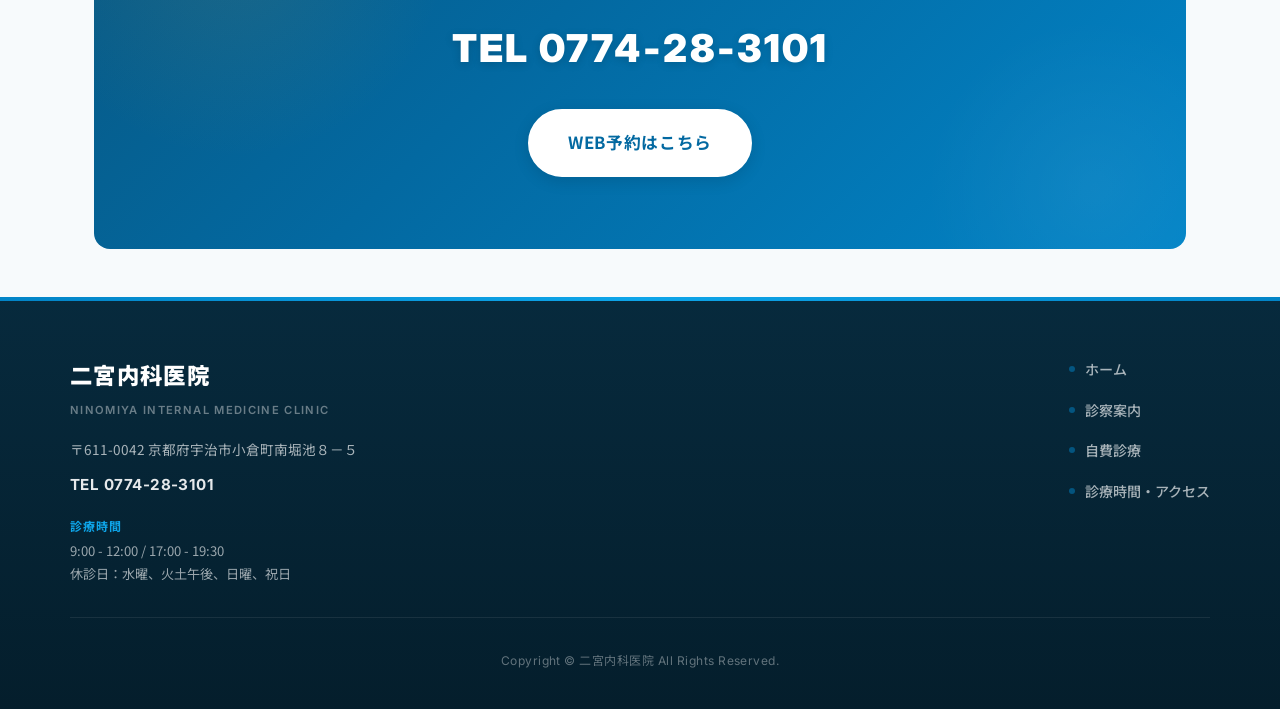
<file: jihi.html>
<!DOCTYPE html>
<html lang="ja">
<head>
  <meta charset="UTF-8">
  <meta name="viewport" content="width=device-width, initial-scale=1.0">
  <meta name="robots" content="noindex">
  <title>自費診療 | 二宮内科医院</title>
  <link rel="stylesheet" href="style.css">
</head>
<body>
  <div class="demo-banner" role="note">※これはデザイン検討用のデモ画面です</div>

  <!-- ===== ヘッダー 3段構成 ===== -->
  <header class="header" id="top">
    <div class="topbar">
      <div class="topbar__inner">
        <div class="topbar__left">
          <span class="topbar__address">〒611-0042 京都府宇治市小倉町南堀池８－５ 近鉄小倉駅 徒歩10分</span>
          <a class="topbar__map" href="https://www.google.com/maps/search/?api=1&query=%E4%BA%AC%E9%83%BD%E5%BA%9C%E5%AE%87%E6%B2%BB%E5%B8%82%E5%B0%8F%E5%80%89%E7%94%BA%E5%8D%97%E5%A0%80%E6%B1%A0%EF%BC%98%EF%BC%8D%EF%BC%95" target="_blank" rel="noopener">地図へ</a>
        </div>
        <div class="topbar__right">
          <span class="topbar__holiday">休診日　水曜、火土の夕方、日曜、祝日</span>
          <a class="topbar__schedule-btn" href="access.html#schedule">診療時間</a>
          <a class="topbar__tel" href="tel:0774283101">
            <svg width="16" height="16" viewBox="0 0 24 24" fill="none" stroke="currentColor" stroke-width="2.5" stroke-linecap="round" stroke-linejoin="round"><path d="M22 16.92v3a2 2 0 01-2.18 2 19.79 19.79 0 01-8.63-3.07 19.5 19.5 0 01-6-6A19.79 19.79 0 012.12 4.18 2 2 0 014.11 2h3a2 2 0 012 1.72c.127.96.361 1.903.7 2.81a2 2 0 01-.45 2.11L8.09 9.91a16 16 0 006 6l1.27-1.27a2 2 0 012.11-.45c.907.339 1.85.573 2.81.7A2 2 0 0122 16.92z"/></svg>
            0774-28-3101
          </a>
        </div>
      </div>
    </div>

    <div class="brandbar">
      <div class="brandbar__inner">
        <a class="brandbar__logo" href="index.html">
          <span class="brandbar__icon">
            <svg width="36" height="36" viewBox="0 0 40 40" fill="none" xmlns="http://www.w3.org/2000/svg">
              <path d="M20 2C10.0589 2 2 10.0589 2 20C2 29.9411 10.0589 38 20 38C29.9411 38 38 29.9411 38 20C38 10.0589 29.9411 2 20 2Z" fill="var(--c-primary-light)"/>
              <path d="M20 8C13.3726 8 8 13.3726 8 20C8 26.6274 13.3726 32 20 32C26.6274 32 32 26.6274 32 20C32 13.3726 26.6274 8 20 8Z" fill="var(--c-primary)"/>
              <path d="M19 14H21C21.5523 14 22 14.4477 22 15V19H26C26.5523 19 27 19.4477 27 20V22C27 22.5523 26.5523 23 26 23H22V27C22 27.5523 21.5523 28 21 28H19C18.4477 28 18 27.5523 18 27V23H14C13.4477 23 13 22.5523 13 22V20C13 19.4477 13.4477 19 14 19H18V15C18 14.4477 18.4477 14 19 14Z" fill="#FFFFFF"/>
            </svg>
          </span>
          <span class="brandbar__text">
            <span class="brandbar__name">二宮内科医院</span>
            <span class="brandbar__sub">NINOMIYA INTERNAL MEDICINE CLINIC</span>
          </span>
        </a>
        <div class="fontsize" id="fontsizeCtrl" aria-label="文字サイズ変更">
          <span class="fontsize__label">文字サイズ</span>
          <button class="fontsize__btn is-active" data-size="normal" aria-label="標準">標準</button>
          <button class="fontsize__btn" data-size="large" aria-label="大">大</button>
          <button class="fontsize__btn" data-size="xlarge" aria-label="特大">特大</button>
        </div>
      </div>
    </div>

    <nav class="gnav" id="gnav">
      <div class="gnav__inner">
        <ul class="gnav__list">
          <li>
            <a href="index.html" class="gnav__item">
              <svg class="gnav__icon" viewBox="0 0 24 24" fill="none" stroke="currentColor" stroke-width="1.5" stroke-linecap="round" stroke-linejoin="round"><path d="M3 9l9-7 9 7v11a2 2 0 0 1-2 2H5a2 2 0 0 1-2-2z"/><path d="M9 22V12h6v10"/></svg>
              <span class="gnav__label">ホーム</span>
            </a>
          </li>
          <li>
            <a href="medical.html" class="gnav__item">
              <svg class="gnav__icon" viewBox="0 0 24 24" fill="none" stroke="currentColor" stroke-width="1.5" stroke-linecap="round" stroke-linejoin="round"><path d="M12 22s8-4 8-10V5l-8-3-8 3v7c0 6 8 10 8 10z"/><path d="M12 8v8"/><path d="M8 12h8"/></svg>
              <span class="gnav__label">診察案内</span>
            </a>
          </li>
          <li>
            <a href="jihi.html" class="gnav__item gnav__item--current">
              <svg class="gnav__icon" viewBox="0 0 24 24" fill="none" stroke="currentColor" stroke-width="1.5" stroke-linecap="round" stroke-linejoin="round"><path d="M6 3h12l4 6-10 13L2 9Z"/><path d="M11 3 8 9l4 13"/><path d="M12 3v19"/><path d="M13 3l3 6-4 13"/><path d="M2 9h20"/></svg>
              <span class="gnav__label">自費診療</span>
            </a>
          </li>
          <li>
            <a href="access.html" class="gnav__item">
              <svg class="gnav__icon" viewBox="0 0 24 24" fill="none" stroke="currentColor" stroke-width="1.5" stroke-linecap="round" stroke-linejoin="round"><circle cx="12" cy="12" r="10"/><path d="M12 6v6l4 2"/></svg>
              <span class="gnav__label">診療時間・アクセス</span>
            </a>
          </li>
          <li>
            <a href="https://reserve.peraichi.com/r/3b9daf8d/select_date?course=75106" class="gnav__item gnav__item--reserve">
              <svg class="gnav__icon" viewBox="0 0 24 24" fill="none" stroke="currentColor" stroke-width="1.8" stroke-linecap="round" stroke-linejoin="round"><rect x="3" y="4" width="18" height="18" rx="2" ry="2"/><line x1="16" y1="2" x2="16" y2="6"/><line x1="8" y1="2" x2="8" y2="6"/><line x1="3" y1="10" x2="21" y2="10"/></svg>
              <span class="gnav__label">WEB予約</span>
            </a>
          </li>
        </ul>
      </div>
    </nav>

    <button class="hamburger" id="hamburgerBtn" aria-label="メニューを開く" aria-expanded="false">
      <span></span><span></span><span></span>
    </button>
  </header>

  <div class="mobile-menu" id="mobileMenu">
    <nav>
      <ul>
        <li><a href="index.html">ホーム</a></li>
        <li><a href="medical.html">診察案内</a></li>
        <li><a href="jihi.html">自費診療</a></li>
        <li><a href="access.html">診療時間・アクセス</a></li>
      </ul>
      <a class="mobile-menu__reserve" href="https://reserve.peraichi.com/r/3b9daf8d/select_date?course=75106">WEB予約はこちら</a>
      <a class="mobile-menu__tel" href="tel:0774283101">TEL 0774-28-3101</a>
    </nav>
  </div>
  <div class="mobile-overlay" id="mobileOverlay"></div>

  <main class="page page--sub">
    <!-- ===== サブページヒーロー ===== -->
    <section class="subpage-hero subpage-hero--jihi fade-in">
      <div class="subpage-hero__inner">
        <h1 class="subpage-hero__title">自費診療</h1>
        <p class="subpage-hero__sub">self-pay care</p>
      </div>
    </section>

    <!-- ===== 当院の自費診療に対する考え方 ===== -->
    <section class="block fade-in">
      <h2>当院の自費診療に対する考え方</h2>
      <p>当院では、保険診療の枠組みだけではカバーしきれないお悩みに対し、自費診療を導入しております。</p>
      <p>自由診療において、私たちが最も大切にしているのは「患者様の安全」と「処方の妥当性」です。</p>
      <p>特にダイエット目的やアンチエイジング目的の薬剤は、本来特定の疾患を治療するためのものです。そのため、血液検査や詳細な問診を行い、医師が「医学的メリットがリスクを上回る」と判断した方にのみ処方をいたします。</p>
      <p>患者様の安全を第一に考えて診療にあたります。そのため、診察結果によっては処方をお断りする場合もございますが、それは皆様の健康を守るための判断であることをご理解いただければ幸いです。</p>
    </section>

    <!-- ===== 予防医療 ===== -->
    <section class="block fade-in">
      <h2>予防医療</h2>
      <p>当院では病気になってしまう前に、それを防ぐことを重要としています。早期発見、早期治療をして健康寿命を伸ばしましょう。</p>
      <ul>
        <li>予防接種</li>
        <li>健康診断</li>
        <li>検診</li>
        <li>予防内服・処方</li>
      </ul>
    </section>

    <!-- ===== 予防内服 メニュー ===== -->
    <section class="block fade-in">
      <h2>予防内服 メニュー</h2>
      <p>以下の薬剤料に加えて別途、初診料・再診料がかかります。また、必要に応じて検査費用が発生する場合がございます。</p>
      <p>※記載の薬剤は国内未承認（適応外使用）を含むため、医薬品副作用被害救済制度の対象外となる場合があります。<br>※薬品の取り寄せの関係がございますので、当日処方が難しい場合が御座います。ご了承ください。</p>

      <div style="overflow-x:auto; margin:20px 0;">
        <table>
          <thead>
            <tr>
              <th>診察料</th>
              <th>価格</th>
            </tr>
          </thead>
          <tbody>
            <tr>
              <th>初診料</th>
              <td>3,000円</td>
            </tr>
            <tr>
              <th>再診料</th>
              <td>750円</td>
            </tr>
          </tbody>
        </table>
      </div>

      <h3>美容・エイジングケア内服</h3>
      <div style="overflow-x:auto;">
        <table>
          <thead>
            <tr>
              <th>薬剤名</th>
              <th>効果・特徴</th>
              <th>用量</th>
              <th>価格</th>
            </tr>
          </thead>
          <tbody>
            <tr>
              <th>ビタミンC (シーピー顆粒)</th>
              <td>美白・抗酸化・肌トラブル予防</td>
              <td>90包</td>
              <td>お問い合わせ</td>
            </tr>
            <tr>
              <th>ビタミンC (シナール)</th>
              <td>美白・抗酸化・肌トラブル予防</td>
              <td>90錠</td>
              <td>お問い合わせ</td>
            </tr>
            <tr>
              <th>トラネキサム酸</th>
              <td>肝斑・シミの改善・炎症抑制</td>
              <td>500mg 90錠</td>
              <td>お問い合わせ</td>
            </tr>
            <tr>
              <th>ビタミンE (ユベラ)</th>
              <td>血行促進・冷えの改善・肌のハリ向上</td>
              <td>90錠</td>
              <td>お問い合わせ</td>
            </tr>
            <tr>
              <th>ハイチオール (L-システイン)</th>
              <td>くすみ・肌のターンオーバー促進・疲労回復</td>
              <td>90錠</td>
              <td>お問い合わせ</td>
            </tr>
            <tr>
              <th>アリナミン (ビタミンB群)</th>
              <td>肌荒れ予防・代謝促進・疲労回復</td>
              <td>90錠</td>
              <td>お問い合わせ</td>
            </tr>
          </tbody>
        </table>
      </div>

      <h3>AGA（男性・女性の薄毛治療）</h3>
      <p>抜け毛が気になる方、早めのケアを始めたい方へ。</p>
      <div style="overflow-x:auto;">
        <table>
          <thead>
            <tr>
              <th>対象</th>
              <th>薬剤名</th>
              <th>用量</th>
              <th>価格</th>
            </tr>
          </thead>
          <tbody>
            <tr>
              <th>男性</th>
              <td>フィナステリド</td>
              <td>28錠</td>
              <td>お問い合わせ</td>
            </tr>
            <tr>
              <th>女性</th>
              <td>スピロノラクトン</td>
              <td>30錠</td>
              <td>お問い合わせ</td>
            </tr>
          </tbody>
        </table>
      </div>

      <h3>二日酔い対策・肝機能サポート</h3>
      <div style="overflow-x:auto;">
        <table>
          <thead>
            <tr>
              <th>薬剤名・メニュー</th>
              <th>用量・回数</th>
              <th>価格</th>
            </tr>
          </thead>
          <tbody>
            <tr>
              <th>グルタチオン</th>
              <td>90錠</td>
              <td>お問い合わせ</td>
            </tr>
            <tr>
              <th>ニチファーゲン点滴</th>
              <td>1回</td>
              <td>お問い合わせ</td>
            </tr>
          </tbody>
        </table>
      </div>

      <h3>メディカルダイエット</h3>
      <p>高度肥満など、健康上の理由で減量が必要な方を対象としています。BMI値や採血結果に基づき、慎重に判断いたします。</p>
      <div style="overflow-x:auto;">
        <table>
          <thead>
            <tr>
              <th>薬剤名</th>
              <th>用量</th>
              <th>価格</th>
            </tr>
          </thead>
          <tbody>
            <tr>
              <th>防風通聖散</th>
              <td>30包</td>
              <td>1,430円</td>
            </tr>
            <tr>
              <th>フォシーガ</th>
              <td>5mg / 10mg (30錠)</td>
              <td>お問い合わせ</td>
            </tr>
            <tr>
              <th>リベルサス</th>
              <td>3mg / 7mg (30錠)</td>
              <td>お問い合わせ</td>
            </tr>
            <tr>
              <th>マンジャロ</th>
              <td>2.5mg / 5mg</td>
              <td>お問い合わせ</td>
            </tr>
            <tr>
              <th>メトグルコ (メトホルミン)</th>
              <td>30錠</td>
              <td>お問い合わせ</td>
            </tr>
          </tbody>
        </table>
      </div>
    </section>

    <div class="back-link fade-in" style="margin-top: 20px;">
      <a href="medical.html">
        <svg width="20" height="20" viewBox="0 0 24 24" fill="none" stroke="currentColor" stroke-width="2" stroke-linecap="round" stroke-linejoin="round"><line x1="19" y1="12" x2="5" y2="12"/><polyline points="12 19 5 12 12 5"/></svg>
        診療案内ページへ戻る
      </a>
    </div>

    <!-- ===== CTA帯 ===== -->
    <section class="cta-band fade-in" style="margin-top: 40px; border-radius: 16px;">
      <div class="section__inner">
        <p class="cta-band__lead">ご予約・お問い合わせ</p>
        <p class="cta-band__tel"><a href="tel:0774283101">TEL 0774-28-3101</a></p>
        <div class="cta-band__actions">
          <a class="btn btn--white btn--lg" href="https://reserve.peraichi.com/r/3b9daf8d/select_date?course=75106">WEB予約はこちら</a>
        </div>
      </div>
    </section>
  </main>

  <div class="mobile-cta">
    <a class="mobile-cta__tel" href="tel:0774283101">電話する</a>
    <a class="mobile-cta__reserve" href="https://reserve.peraichi.com/r/3b9daf8d/select_date?course=75106">WEB予約</a>
  </div>

  <footer class="footer">
    <div class="footer__inner">
      <div class="footer__main">
        <div class="footer__info">
          <p class="footer__name">二宮内科医院</p>
          <span class="footer__name-en">NINOMIYA INTERNAL MEDICINE CLINIC</span>
          <p class="footer__address">〒611-0042 京都府宇治市小倉町南堀池８－５</p>
          <p class="footer__tel-text"><a href="tel:0774283101">TEL 0774-28-3101</a></p>
          <div class="footer__schedule">
            <p class="footer__schedule-title">診療時間</p>
            <p>9:00 - 12:00 / 17:00 - 19:30<br>休診日：水曜、火土午後、日曜、祝日</p>
          </div>
        </div>
        <nav class="footer__nav">
          <ul>
            <li><a href="index.html">ホーム</a></li>
            <li><a href="medical.html">診察案内</a></li>
            <li><a href="jihi.html">自費診療</a></li>
            <li><a href="access.html">診療時間・アクセス</a></li>
          </ul>
        </nav>
      </div>
      <p class="footer__copy">Copyright &copy; 二宮内科医院 All Rights Reserved.</p>
    </div>
  </footer>

  <button class="back-to-top" id="backToTop" aria-label="ページトップへ戻る">
    <svg viewBox="0 0 24 24"><path d="M18 15l-6-6-6 6"/></svg>
  </button>

  <script src="main.js"></script>
</body>
</html>
</file>
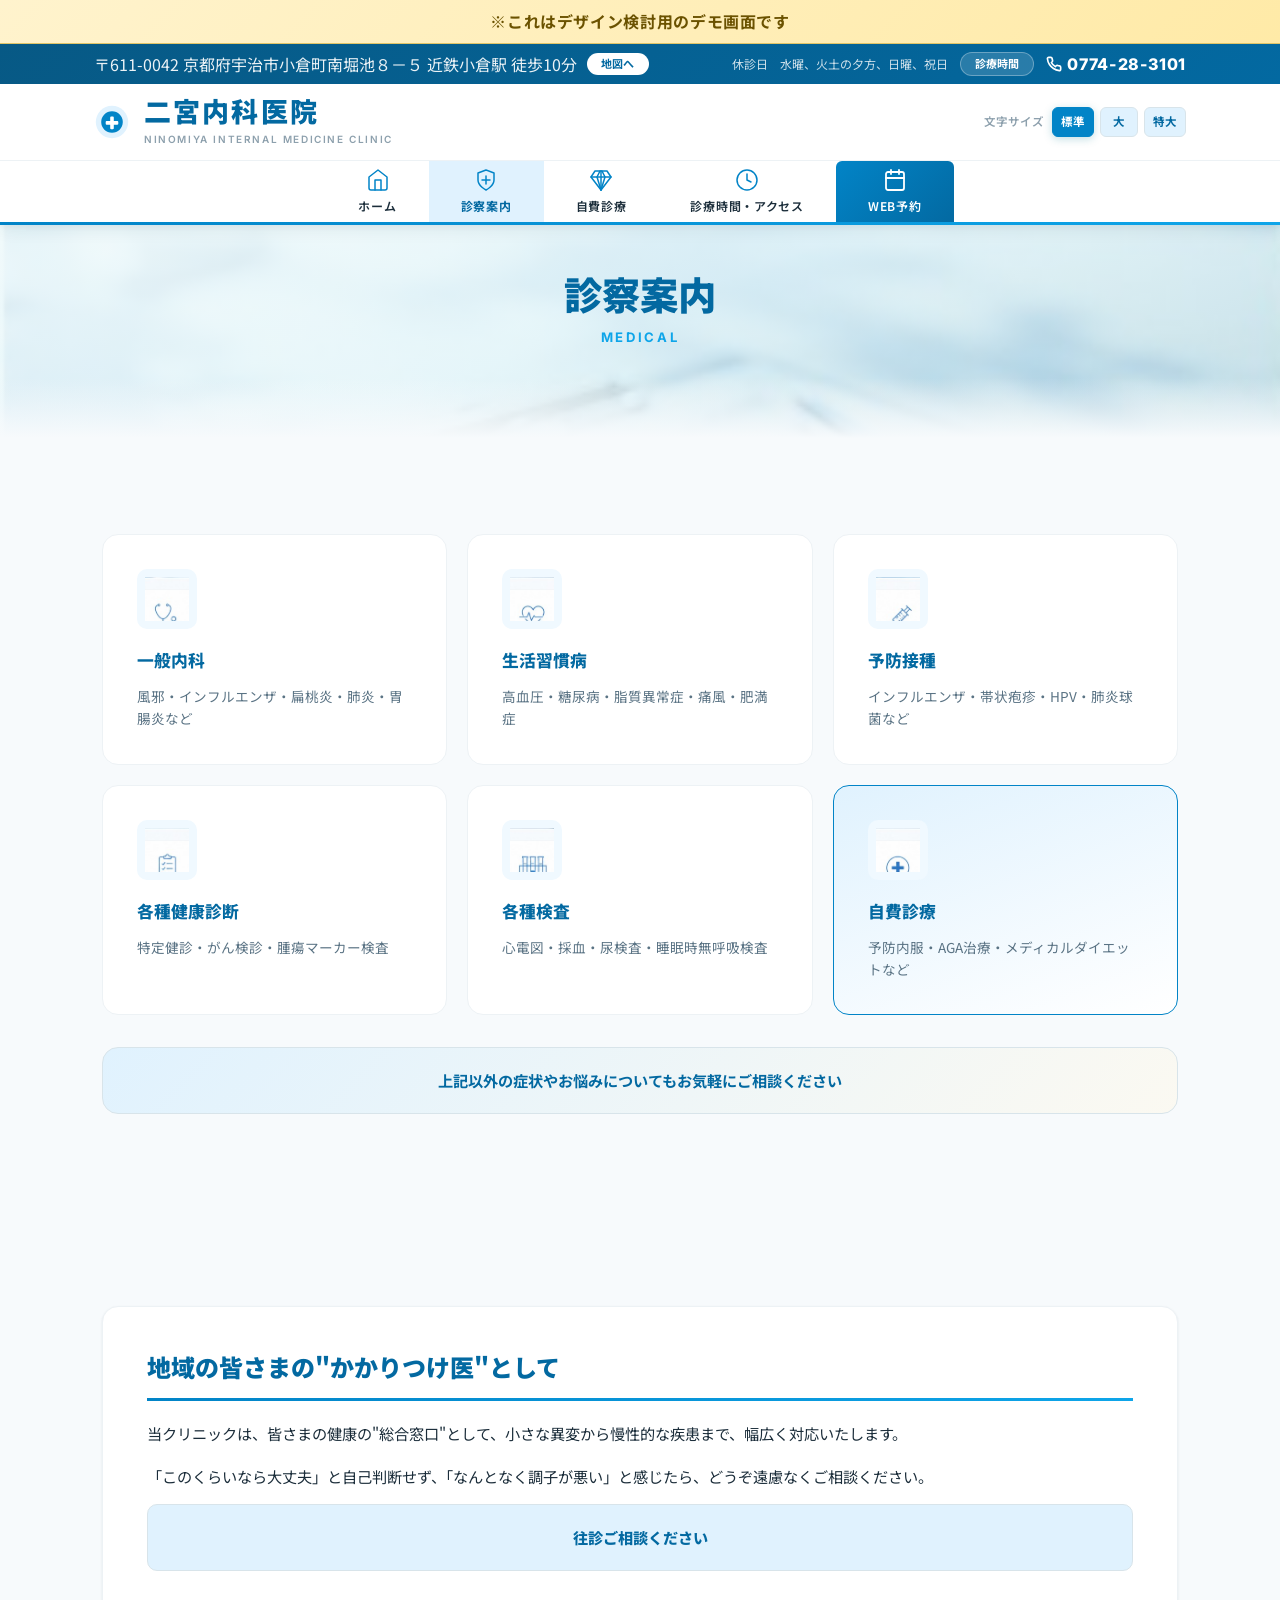
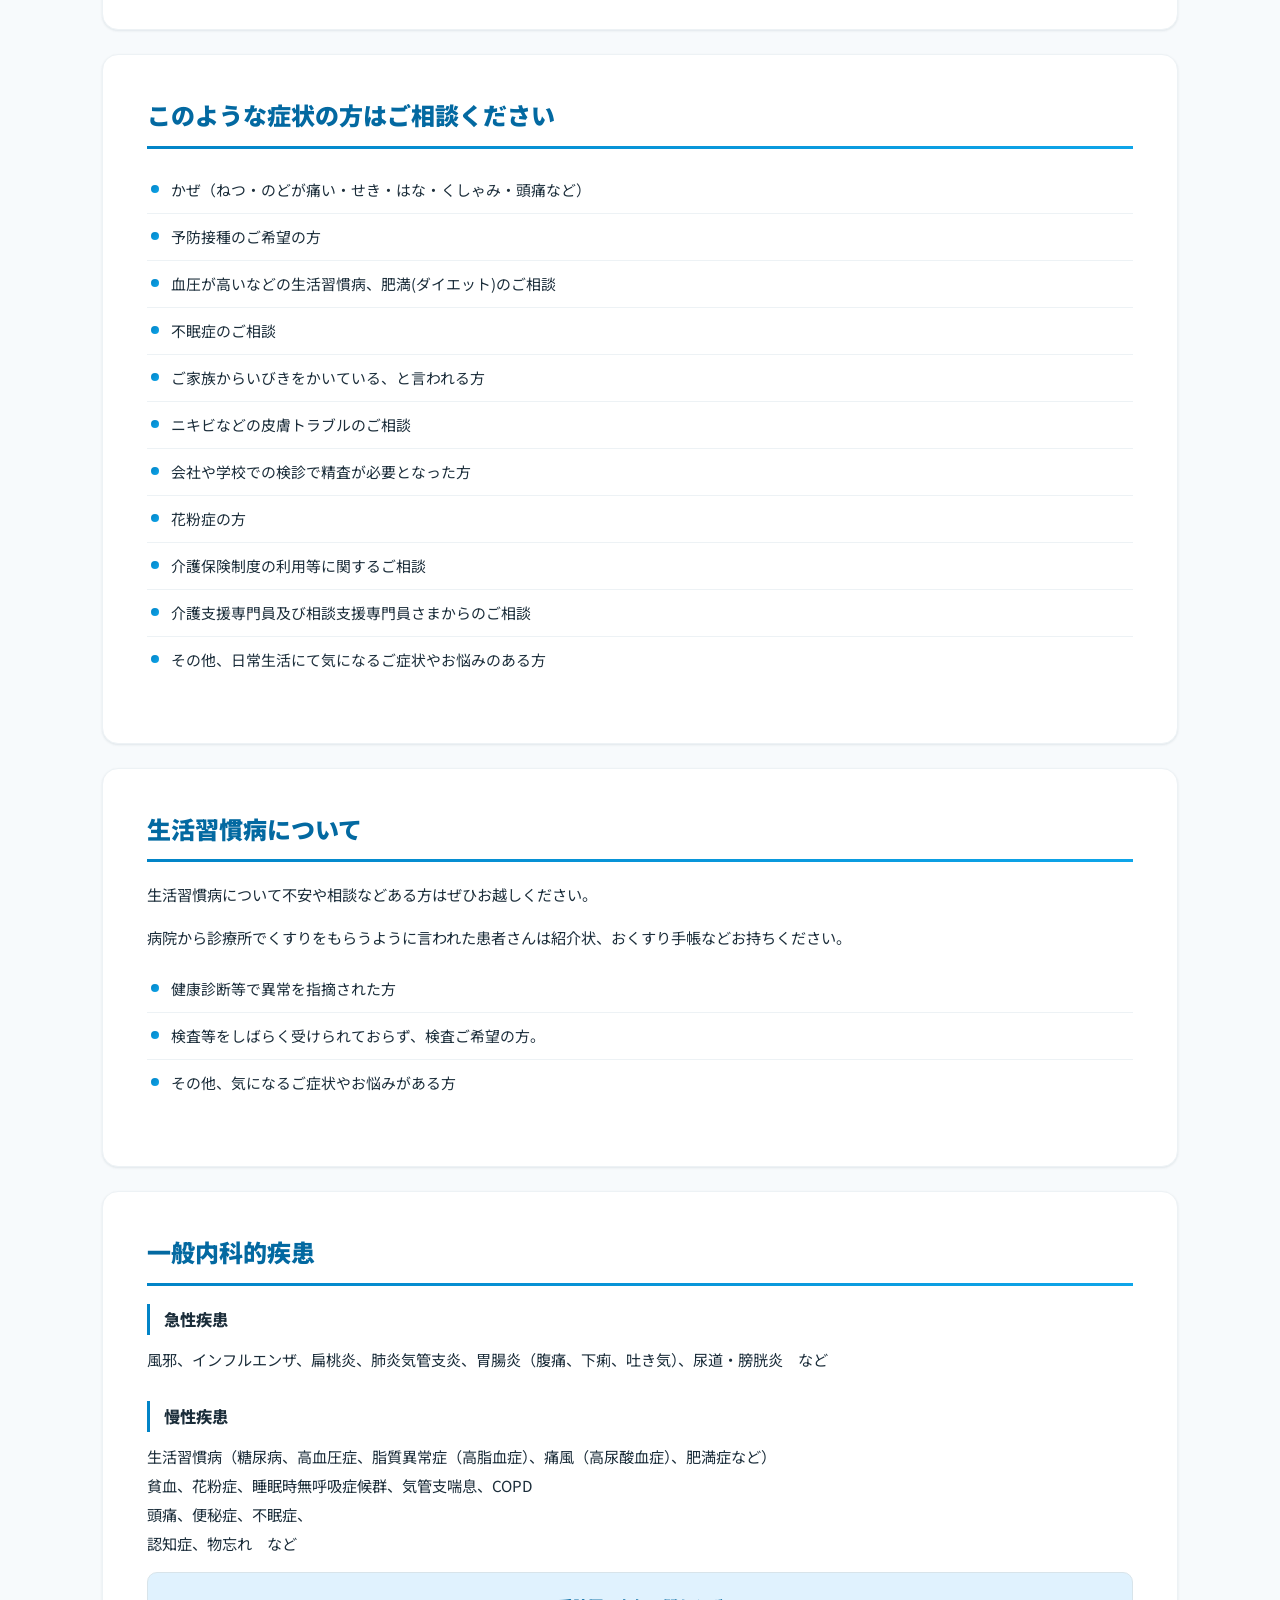
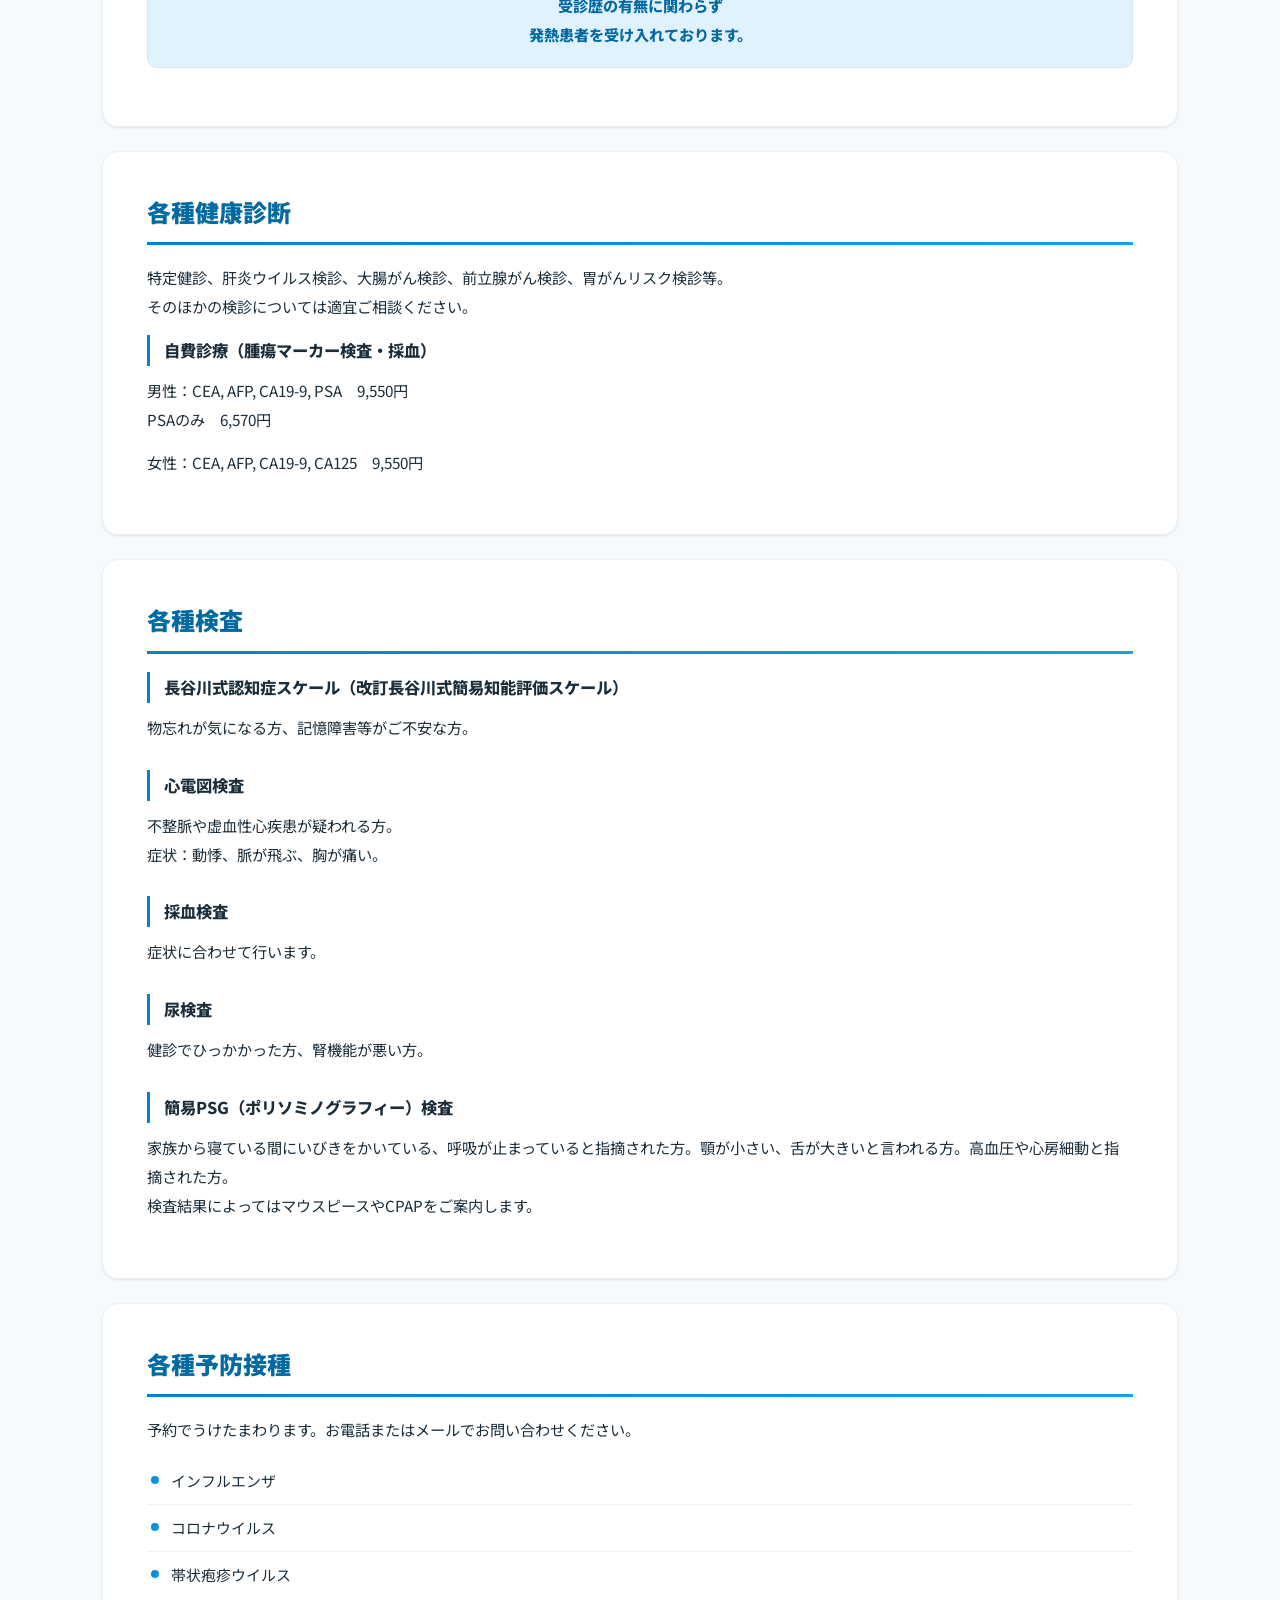
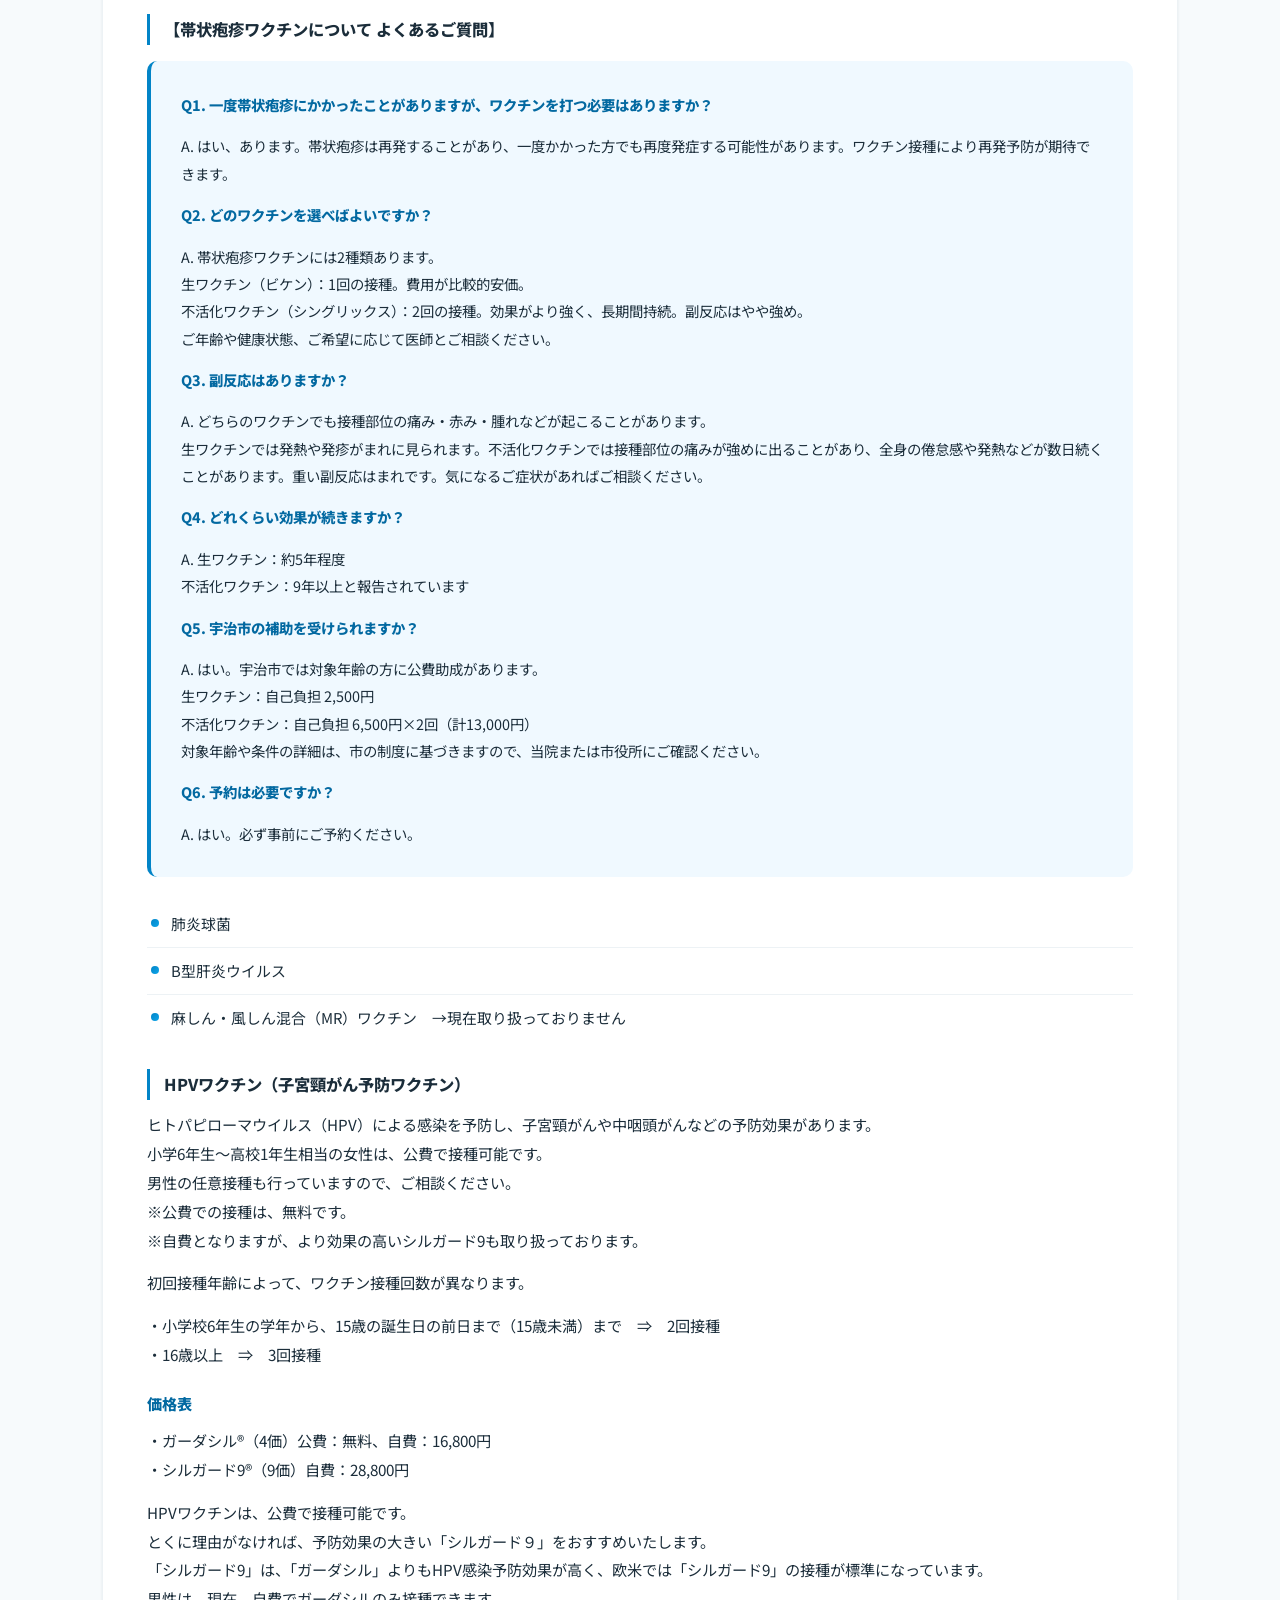
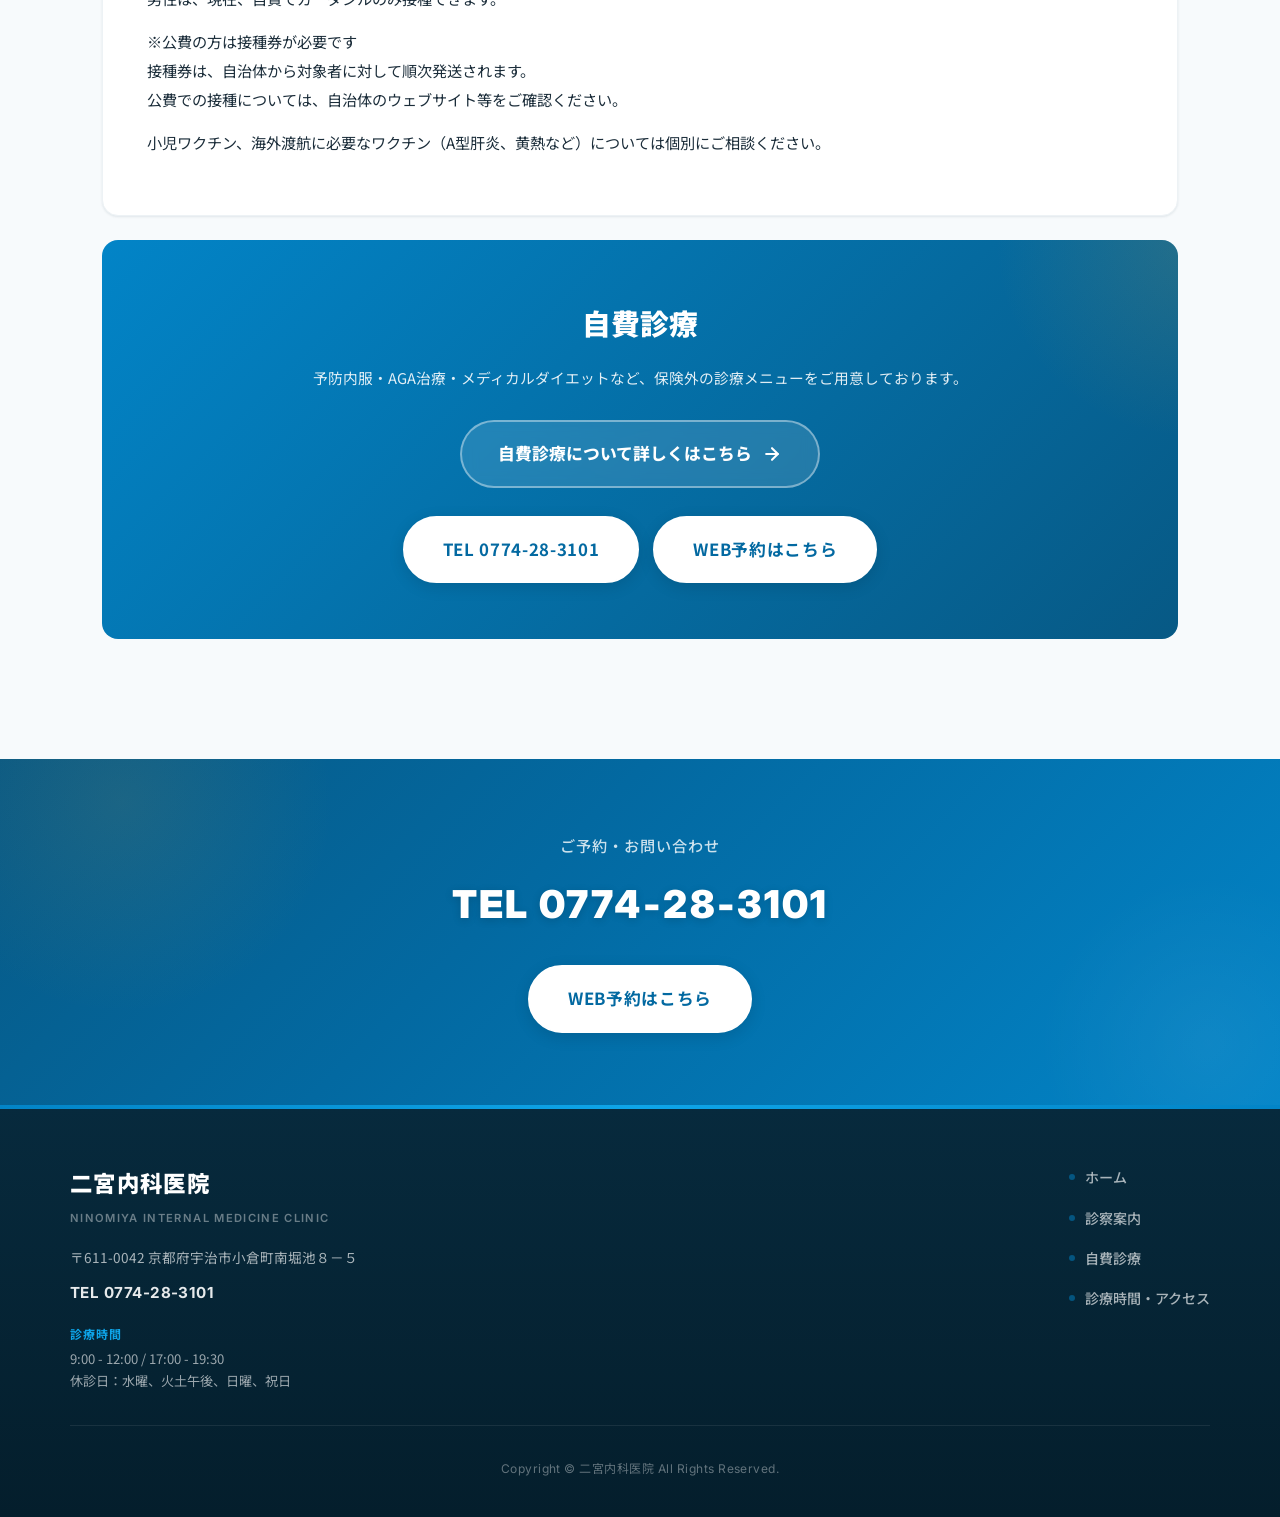
<file: medical.html>
<!DOCTYPE html>
<html lang="ja">
<head>
  <meta charset="UTF-8">
  <meta name="viewport" content="width=device-width, initial-scale=1.0">
  <meta name="robots" content="noindex">
  <title>診察案内 | 二宮内科医院</title>
  <link rel="stylesheet" href="style.css">
</head>
<body>
  <div class="demo-banner" role="note">※これはデザイン検討用のデモ画面です</div>

  <!-- ===== ヘッダー 3段構成 ===== -->
  <header class="header" id="top">
    <div class="topbar">
      <div class="topbar__inner">
        <div class="topbar__left">
          <span class="topbar__address">〒611-0042 京都府宇治市小倉町南堀池８－５ 近鉄小倉駅 徒歩10分</span>
          <a class="topbar__map" href="https://www.google.com/maps/search/?api=1&query=%E4%BA%AC%E9%83%BD%E5%BA%9C%E5%AE%87%E6%B2%BB%E5%B8%82%E5%B0%8F%E5%80%89%E7%94%BA%E5%8D%97%E5%A0%80%E6%B1%A0%EF%BC%98%EF%BC%8D%EF%BC%95" target="_blank" rel="noopener">地図へ</a>
        </div>
        <div class="topbar__right">
          <span class="topbar__holiday">休診日　水曜、火土の夕方、日曜、祝日</span>
          <a class="topbar__schedule-btn" href="access.html#schedule">診療時間</a>
          <a class="topbar__tel" href="tel:0774283101">
            <svg width="16" height="16" viewBox="0 0 24 24" fill="none" stroke="currentColor" stroke-width="2.5" stroke-linecap="round" stroke-linejoin="round"><path d="M22 16.92v3a2 2 0 01-2.18 2 19.79 19.79 0 01-8.63-3.07 19.5 19.5 0 01-6-6A19.79 19.79 0 012.12 4.18 2 2 0 014.11 2h3a2 2 0 012 1.72c.127.96.361 1.903.7 2.81a2 2 0 01-.45 2.11L8.09 9.91a16 16 0 006 6l1.27-1.27a2 2 0 012.11-.45c.907.339 1.85.573 2.81.7A2 2 0 0122 16.92z"/></svg>
            0774-28-3101
          </a>
        </div>
      </div>
    </div>

    <div class="brandbar">
      <div class="brandbar__inner">
        <a class="brandbar__logo" href="index.html">
          <span class="brandbar__icon">
            <svg width="36" height="36" viewBox="0 0 40 40" fill="none" xmlns="http://www.w3.org/2000/svg">
              <path d="M20 2C10.0589 2 2 10.0589 2 20C2 29.9411 10.0589 38 20 38C29.9411 38 38 29.9411 38 20C38 10.0589 29.9411 2 20 2Z" fill="var(--c-primary-light)"/>
              <path d="M20 8C13.3726 8 8 13.3726 8 20C8 26.6274 13.3726 32 20 32C26.6274 32 32 26.6274 32 20C32 13.3726 26.6274 8 20 8Z" fill="var(--c-primary)"/>
              <path d="M19 14H21C21.5523 14 22 14.4477 22 15V19H26C26.5523 19 27 19.4477 27 20V22C27 22.5523 26.5523 23 26 23H22V27C22 27.5523 21.5523 28 21 28H19C18.4477 28 18 27.5523 18 27V23H14C13.4477 23 13 22.5523 13 22V20C13 19.4477 13.4477 19 14 19H18V15C18 14.4477 18.4477 14 19 14Z" fill="#FFFFFF"/>
            </svg>
          </span>
          <span class="brandbar__text">
            <span class="brandbar__name">二宮内科医院</span>
            <span class="brandbar__sub">NINOMIYA INTERNAL MEDICINE CLINIC</span>
          </span>
        </a>
        <div class="fontsize" id="fontsizeCtrl" aria-label="文字サイズ変更">
          <span class="fontsize__label">文字サイズ</span>
          <button class="fontsize__btn is-active" data-size="normal" aria-label="標準">標準</button>
          <button class="fontsize__btn" data-size="large" aria-label="大">大</button>
          <button class="fontsize__btn" data-size="xlarge" aria-label="特大">特大</button>
        </div>
      </div>
    </div>

    <nav class="gnav" id="gnav">
      <div class="gnav__inner">
        <ul class="gnav__list">
          <li>
            <a href="index.html" class="gnav__item">
              <svg class="gnav__icon" viewBox="0 0 24 24" fill="none" stroke="currentColor" stroke-width="1.5" stroke-linecap="round" stroke-linejoin="round"><path d="M3 9l9-7 9 7v11a2 2 0 0 1-2 2H5a2 2 0 0 1-2-2z"/><path d="M9 22V12h6v10"/></svg>
              <span class="gnav__label">ホーム</span>
            </a>
          </li>
          <li>
            <a href="medical.html" class="gnav__item gnav__item--current">
              <svg class="gnav__icon" viewBox="0 0 24 24" fill="none" stroke="currentColor" stroke-width="1.5" stroke-linecap="round" stroke-linejoin="round"><path d="M12 22s8-4 8-10V5l-8-3-8 3v7c0 6 8 10 8 10z"/><path d="M12 8v8"/><path d="M8 12h8"/></svg>
              <span class="gnav__label">診察案内</span>
            </a>
          </li>
          <li>
            <a href="jihi.html" class="gnav__item">
              <svg class="gnav__icon" viewBox="0 0 24 24" fill="none" stroke="currentColor" stroke-width="1.5" stroke-linecap="round" stroke-linejoin="round"><path d="M6 3h12l4 6-10 13L2 9Z"/><path d="M11 3 8 9l4 13"/><path d="M12 3v19"/><path d="M13 3l3 6-4 13"/><path d="M2 9h20"/></svg>
              <span class="gnav__label">自費診療</span>
            </a>
          </li>
          <li>
            <a href="access.html" class="gnav__item">
              <svg class="gnav__icon" viewBox="0 0 24 24" fill="none" stroke="currentColor" stroke-width="1.5" stroke-linecap="round" stroke-linejoin="round"><circle cx="12" cy="12" r="10"/><path d="M12 6v6l4 2"/></svg>
              <span class="gnav__label">診療時間・アクセス</span>
            </a>
          </li>
          <li>
            <a href="https://reserve.peraichi.com/r/3b9daf8d/select_date?course=75106" class="gnav__item gnav__item--reserve">
              <svg class="gnav__icon" viewBox="0 0 24 24" fill="none" stroke="currentColor" stroke-width="1.8" stroke-linecap="round" stroke-linejoin="round"><rect x="3" y="4" width="18" height="18" rx="2" ry="2"/><line x1="16" y1="2" x2="16" y2="6"/><line x1="8" y1="2" x2="8" y2="6"/><line x1="3" y1="10" x2="21" y2="10"/></svg>
              <span class="gnav__label">WEB予約</span>
            </a>
          </li>
        </ul>
      </div>
    </nav>

    <button class="hamburger" id="hamburgerBtn" aria-label="メニューを開く" aria-expanded="false">
      <span></span><span></span><span></span>
    </button>
  </header>

  <div class="mobile-menu" id="mobileMenu">
    <nav>
      <ul>
        <li><a href="index.html">ホーム</a></li>
        <li><a href="medical.html">診察案内</a></li>
        <li><a href="jihi.html">自費診療</a></li>
        <li><a href="access.html">診療時間・アクセス</a></li>
      </ul>
      <a class="mobile-menu__reserve" href="https://reserve.peraichi.com/r/3b9daf8d/select_date?course=75106">WEB予約はこちら</a>
      <a class="mobile-menu__tel" href="tel:0774283101">TEL 0774-28-3101</a>
    </nav>
  </div>
  <div class="mobile-overlay" id="mobileOverlay"></div>

  <main>
    <!-- ===== サブページヒーロー ===== -->
    <section class="subpage-hero subpage-hero--medical">
      <div class="subpage-hero__inner">
        <h1 class="subpage-hero__title">診察案内</h1>
        <p class="subpage-hero__sub">medical</p>
      </div>
    </section>

    <!-- ===== 診療案内カード ===== -->
    <section class="section" id="medical">
      <div class="section__inner">
        <div class="medical-grid">
          <a href="#detail-diseases" class="medical-card fade-in">
            <div class="medical-card__icon">
              <img src="images/icon-general.png" alt="" width="64" height="64" loading="lazy">
            </div>
            <h3 class="medical-card__title">一般内科</h3>
            <p class="medical-card__desc">風邪・インフルエンザ・扁桃炎・肺炎・胃腸炎など</p>
          </a>
          <a href="#detail-lifestyle" class="medical-card fade-in">
            <div class="medical-card__icon">
              <img src="images/icon-lifestyle.png" alt="" width="64" height="64" loading="lazy">
            </div>
            <h3 class="medical-card__title">生活習慣病</h3>
            <p class="medical-card__desc">高血圧・糖尿病・脂質異常症・痛風・肥満症</p>
          </a>
          <a href="#detail-vaccine" class="medical-card fade-in">
            <div class="medical-card__icon">
              <img src="images/icon-vaccine.png" alt="" width="64" height="64" loading="lazy">
            </div>
            <h3 class="medical-card__title">予防接種</h3>
            <p class="medical-card__desc">インフルエンザ・帯状疱疹・HPV・肺炎球菌など</p>
          </a>
          <a href="#detail-checkup" class="medical-card fade-in">
            <div class="medical-card__icon">
              <img src="images/icon-checkup.png" alt="" width="64" height="64" loading="lazy">
            </div>
            <h3 class="medical-card__title">各種健康診断</h3>
            <p class="medical-card__desc">特定健診・がん検診・腫瘍マーカー検査</p>
          </a>
          <a href="#detail-tests" class="medical-card fade-in">
            <div class="medical-card__icon">
              <img src="images/icon-tests.png" alt="" width="64" height="64" loading="lazy">
            </div>
            <h3 class="medical-card__title">各種検査</h3>
            <p class="medical-card__desc">心電図・採血・尿検査・睡眠時無呼吸検査</p>
          </a>
          <a href="jihi.html" class="medical-card medical-card--accent fade-in">
            <div class="medical-card__icon">
              <img src="images/icon-jihi.png" alt="" width="64" height="64" loading="lazy">
            </div>
            <h3 class="medical-card__title">自費診療</h3>
            <p class="medical-card__desc">予防内服・AGA治療・メディカルダイエットなど</p>
          </a>
        </div>
        <p class="medical-note">上記以外の症状やお悩みについてもお気軽にご相談ください</p>
      </div>
    </section>

    <!-- ===== 診療詳細 ===== -->
    <section class="section" id="detail">
      <div class="section__inner">

        <div class="detail-block" id="detail-message">
          <h2 class="detail-block__title">地域の皆さまの"かかりつけ医"として</h2>
          <p>当クリニックは、皆さまの健康の"総合窓口"として、小さな異変から慢性的な疾患まで、幅広く対応いたします。</p>
          <p>「このくらいなら大丈夫」と自己判断せず、「なんとなく調子が悪い」と感じたら、どうぞ遠慮なくご相談ください。</p>
          <p class="detail-block__highlight">往診ご相談ください</p>
        </div>

        <div class="detail-block" id="detail-symptoms">
          <h2 class="detail-block__title">このような症状の方はご相談ください</h2>
          <ul class="detail-list">
            <li>かぜ（ねつ・のどが痛い・せき・はな・くしゃみ・頭痛など）</li>
            <li>予防接種のご希望の方</li>
            <li>血圧が高いなどの生活習慣病、肥満(ダイエット)のご相談</li>
            <li>不眠症のご相談</li>
            <li>ご家族からいびきをかいている、と言われる方</li>
            <li>ニキビなどの皮膚トラブルのご相談</li>
            <li>会社や学校での検診で精査が必要となった方</li>
            <li>花粉症の方</li>
            <li>介護保険制度の利用等に関するご相談</li>
            <li>介護支援専門員及び相談支援専門員さまからのご相談</li>
            <li>その他、日常生活にて気になるご症状やお悩みのある方</li>
          </ul>
        </div>

        <div class="detail-block" id="detail-lifestyle">
          <h2 class="detail-block__title">生活習慣病について</h2>
          <p>生活習慣病について不安や相談などある方はぜひお越しください。</p>
          <p>病院から診療所でくすりをもらうように言われた患者さんは紹介状、おくすり手帳などお持ちください。</p>
          <ul class="detail-list">
            <li>健康診断等で異常を指摘された方</li>
            <li>検査等をしばらく受けられておらず、検査ご希望の方。</li>
            <li>その他、気になるご症状やお悩みがある方</li>
          </ul>
        </div>

        <div class="detail-block" id="detail-diseases">
          <h2 class="detail-block__title">一般内科的疾患</h2>
          <h3>急性疾患</h3>
          <p>風邪、インフルエンザ、扁桃炎、肺炎気管支炎、胃腸炎（腹痛、下痢、吐き気）、尿道・膀胱炎　など</p>
          <h3>慢性疾患</h3>
          <p>生活習慣病（糖尿病、高血圧症、脂質異常症（高脂血症）、痛風（高尿酸血症）、肥満症など）<br>貧血、花粉症、睡眠時無呼吸症候群、気管支喘息、COPD<br>頭痛、便秘症、不眠症、<br>認知症、物忘れ　など</p>
          <p class="detail-block__highlight">受診歴の有無に関わらず<br>発熱患者を受け入れております。</p>
        </div>

        <div class="detail-block" id="detail-checkup">
          <h2 class="detail-block__title">各種健康診断</h2>
          <p>特定健診、肝炎ウイルス検診、大腸がん検診、前立腺がん検診、胃がんリスク検診等。<br>そのほかの検診については適宜ご相談ください。</p>
          <h3>自費診療（腫瘍マーカー検査・採血）</h3>
          <p>男性：CEA, AFP, CA19-9, PSA　9,550円<br>PSAのみ　6,570円</p>
          <p>女性：CEA, AFP, CA19-9, CA125　9,550円</p>
        </div>

        <div class="detail-block" id="detail-tests">
          <h2 class="detail-block__title">各種検査</h2>
          <h3>長谷川式認知症スケール（改訂長谷川式簡易知能評価スケール）</h3>
          <p>物忘れが気になる方、記憶障害等がご不安な方。</p>
          <h3>心電図検査</h3>
          <p>不整脈や虚血性心疾患が疑われる方。<br>症状：動悸、脈が飛ぶ、胸が痛い。</p>
          <h3>採血検査</h3>
          <p>症状に合わせて行います。</p>
          <h3>尿検査</h3>
          <p>健診でひっかかった方、腎機能が悪い方。</p>
          <h3>簡易PSG（ポリソミノグラフィー）検査</h3>
          <p>家族から寝ている間にいびきをかいている、呼吸が止まっていると指摘された方。顎が小さい、舌が大きいと言われる方。高血圧や心房細動と指摘された方。<br>検査結果によってはマウスピースやCPAPをご案内します。</p>
        </div>

        <div class="detail-block" id="detail-vaccine">
          <h2 class="detail-block__title">各種予防接種</h2>
          <p>予約でうけたまわります。お電話またはメールでお問い合わせください。</p>
          <ul class="detail-list">
            <li>インフルエンザ</li>
            <li>コロナウイルス</li>
            <li>帯状疱疹ウイルス</li>
          </ul>

          <h3>【帯状疱疹ワクチンについて よくあるご質問】</h3>
          <div class="detail-qa">
            <p><strong>Q1. 一度帯状疱疹にかかったことがありますが、ワクチンを打つ必要はありますか？</strong></p>
            <p>A. はい、あります。帯状疱疹は再発することがあり、一度かかった方でも再度発症する可能性があります。ワクチン接種により再発予防が期待できます。</p>
            <p><strong>Q2. どのワクチンを選べばよいですか？</strong></p>
            <p>A. 帯状疱疹ワクチンには2種類あります。<br>生ワクチン（ビケン）：1回の接種。費用が比較的安価。<br>不活化ワクチン（シングリックス）：2回の接種。効果がより強く、長期間持続。副反応はやや強め。<br>ご年齢や健康状態、ご希望に応じて医師とご相談ください。</p>
            <p><strong>Q3. 副反応はありますか？</strong></p>
            <p>A. どちらのワクチンでも接種部位の痛み・赤み・腫れなどが起こることがあります。<br>生ワクチンでは発熱や発疹がまれに見られます。不活化ワクチンでは接種部位の痛みが強めに出ることがあり、全身の倦怠感や発熱などが数日続くことがあります。重い副反応はまれです。気になるご症状があればご相談ください。</p>
            <p><strong>Q4. どれくらい効果が続きますか？</strong></p>
            <p>A. 生ワクチン：約5年程度<br>不活化ワクチン：9年以上と報告されています</p>
            <p><strong>Q5. 宇治市の補助を受けられますか？</strong></p>
            <p>A. はい。宇治市では対象年齢の方に公費助成があります。<br>生ワクチン：自己負担 2,500円<br>不活化ワクチン：自己負担 6,500円×2回（計13,000円）<br>対象年齢や条件の詳細は、市の制度に基づきますので、当院または市役所にご確認ください。</p>
            <p><strong>Q6. 予約は必要ですか？</strong></p>
            <p>A. はい。必ず事前にご予約ください。</p>
          </div>

          <ul class="detail-list">
            <li>肺炎球菌</li>
            <li>B型肝炎ウイルス</li>
            <li>麻しん・風しん混合（MR）ワクチン　→現在取り扱っておりません</li>
          </ul>

          <h3>HPVワクチン（子宮頸がん予防ワクチン）</h3>
          <p>ヒトパピローマウイルス（HPV）による感染を予防し、子宮頸がんや中咽頭がんなどの予防効果があります。<br>小学6年生〜高校1年生相当の女性は、公費で接種可能です。<br>男性の任意接種も行っていますので、ご相談ください。<br>※公費での接種は、無料です。<br>※自費となりますが、より効果の高いシルガード9も取り扱っております。</p>
          <p>初回接種年齢によって、ワクチン接種回数が異なります。</p>
          <p>・小学校6年生の学年から、15歳の誕生日の前日まで（15歳未満）まで　⇒　2回接種<br>・16歳以上　⇒　3回接種</p>
          <h4>価格表</h4>
          <p>・ガーダシル®（4価）公費：無料、自費：16,800円<br>・シルガード9®（9価）自費：28,800円</p>
          <p>HPVワクチンは、公費で接種可能です。<br>とくに理由がなければ、予防効果の大きい「シルガード９」をおすすめいたします。<br>「シルガード9」は、「ガーダシル」よりもHPV感染予防効果が高く、欧米では「シルガード9」の接種が標準になっています。<br>男性は、現在、自費でガーダシルのみ接種できます。</p>
          <p>※公費の方は接種券が必要です<br>接種券は、自治体から対象者に対して順次発送されます。<br>公費での接種については、自治体のウェブサイト等をご確認ください。</p>
          <p>小児ワクチン、海外渡航に必要なワクチン（A型肝炎、黄熱など）については個別にご相談ください。</p>
        </div>

        <div class="jihi-cta" id="detail-jihi">
          <div class="jihi-cta__inner">
            <h2 class="jihi-cta__title">自費診療</h2>
            <p class="jihi-cta__desc">予防内服・AGA治療・メディカルダイエットなど、保険外の診療メニューをご用意しております。</p>
            <a class="jihi-cta__link" href="jihi.html">
              自費診療について詳しくはこちら
              <svg width="20" height="20" viewBox="0 0 24 24" fill="none" stroke="currentColor" stroke-width="2.5" stroke-linecap="round" stroke-linejoin="round"><line x1="5" y1="12" x2="19" y2="12"/><polyline points="12 5 19 12 12 19"/></svg>
            </a>
            <div class="jihi-cta__actions">
              <a class="btn btn--white btn--lg" href="tel:0774283101">TEL 0774-28-3101</a>
              <a class="btn btn--white btn--lg" href="https://reserve.peraichi.com/r/3b9daf8d/select_date?course=75106">WEB予約はこちら</a>
            </div>
          </div>
        </div>

      </div>
    </section>

    <!-- ===== CTA帯 ===== -->
    <section class="cta-band">
      <div class="section__inner">
        <p class="cta-band__lead">ご予約・お問い合わせ</p>
        <p class="cta-band__tel"><a href="tel:0774283101">TEL 0774-28-3101</a></p>
        <div class="cta-band__actions">
          <a class="btn btn--white btn--lg" href="https://reserve.peraichi.com/r/3b9daf8d/select_date?course=75106">WEB予約はこちら</a>
        </div>
      </div>
    </section>
  </main>

  <div class="mobile-cta">
    <a class="mobile-cta__tel" href="tel:0774283101">電話する</a>
    <a class="mobile-cta__reserve" href="https://reserve.peraichi.com/r/3b9daf8d/select_date?course=75106">WEB予約</a>
  </div>

  <footer class="footer">
    <div class="footer__inner">
      <div class="footer__main">
        <div class="footer__info">
          <p class="footer__name">二宮内科医院</p>
          <span class="footer__name-en">NINOMIYA INTERNAL MEDICINE CLINIC</span>
          <p class="footer__address">〒611-0042 京都府宇治市小倉町南堀池８－５</p>
          <p class="footer__tel-text"><a href="tel:0774283101">TEL 0774-28-3101</a></p>
          <div class="footer__schedule">
            <p class="footer__schedule-title">診療時間</p>
            <p>9:00 - 12:00 / 17:00 - 19:30<br>休診日：水曜、火土午後、日曜、祝日</p>
          </div>
        </div>
        <nav class="footer__nav">
          <ul>
            <li><a href="index.html">ホーム</a></li>
            <li><a href="medical.html">診察案内</a></li>
            <li><a href="jihi.html">自費診療</a></li>
            <li><a href="access.html">診療時間・アクセス</a></li>
          </ul>
        </nav>
      </div>
      <p class="footer__copy">Copyright &copy; 二宮内科医院 All Rights Reserved.</p>
    </div>
  </footer>

  <button class="back-to-top" id="backToTop" aria-label="ページトップへ戻る">
    <svg viewBox="0 0 24 24"><path d="M18 15l-6-6-6 6"/></svg>
  </button>

  <script src="main.js"></script>
</body>
</html>
</file>
<file: style.css>
/* ============================================
   二宮内科医院 – Premium Design System
   Concept: 清潔感 × 上品さ × 信頼感
   ============================================ */

/* ---------- Google Fonts ---------- */
@import url('https://fonts.googleapis.com/css2?family=Inter:wght@400;500;600;700;800;900&family=Noto+Sans+JP:wght@400;500;600;700;800;900&display=swap');

/* ============================================
   Design Tokens
   ============================================ */
:root {
  /* ── Colour ── */
  --c-primary: #0284C7;
  --c-primary-dark: #0369A1;
  --c-primary-deeper: #075985;
  --c-primary-light: #E0F2FE;
  --c-primary-pale: #F0F9FF;
  --c-accent: #0EA5E9;
  --c-accent-light: #E0F2FE;
  --c-text: #1B2D3A;
  --c-text-muted: #5A7384;
  --c-text-light: #8DA0AD;
  --c-bg: #F7FAFC;
  --c-white: #FFFFFF;
  --c-border: #D8E4EA;
  --c-border-light: #EDF2F5;

  /* ── Shadow ── */
  --shadow-sm: 0 1px 3px rgba(11,58,70,0.06), 0 1px 2px rgba(11,58,70,0.04);
  --shadow-md: 0 4px 16px rgba(11,58,70,0.08), 0 2px 6px rgba(11,58,70,0.04);
  --shadow-lg: 0 12px 40px rgba(11,58,70,0.12), 0 4px 12px rgba(11,58,70,0.06);
  --shadow-xl: 0 24px 60px rgba(11,58,70,0.16), 0 8px 20px rgba(11,58,70,0.08);
  --shadow-glow: 0 0 24px rgba(11,122,142,0.18);

  /* ── Layout ── */
  --banner-h: 44px;
  --topbar-h: 40px;
  --brandbar-h: 76px;
  --gnav-h: 64px;
  --header-h: calc(var(--topbar-h) + var(--brandbar-h) + var(--gnav-h));
  --radius: 16px;
  --radius-sm: 10px;
  --radius-xs: 6px;
  --max-w: 1140px;

  /* ── Font ── */
  --font: "Noto Sans JP", "Inter", "Hiragino Kaku Gothic ProN", "Yu Gothic UI", Meiryo, sans-serif;
  --font-en: "Inter", "Noto Sans JP", sans-serif;
}

/* ============================================
   Reset & Base
   ============================================ */
*,
*::before,
*::after {
  box-sizing: border-box;
  margin: 0;
  padding: 0;
}

html {
  scroll-behavior: smooth;
  scroll-padding-top: calc(var(--banner-h) + var(--header-h) + 20px);
  overflow-x: hidden;
}

body {
  font-family: var(--font);
  font-size: 1rem;
  line-height: 1.9;
  color: var(--c-text);
  background: var(--c-bg);
  overflow-x: hidden;
  -webkit-font-smoothing: antialiased;
  -moz-osx-font-smoothing: grayscale;
}

body.no-scroll {
  overflow: hidden;
}

a {
  color: var(--c-primary);
  text-decoration: none;
  transition: color 0.25s ease, opacity 0.25s ease;
}

a:hover {
  color: var(--c-primary-dark);
}

img {
  max-width: 100%;
  height: auto;
}

/* ============================================
   Demo Banner
   ============================================ */
.demo-banner {
  position: fixed;
  top: 0;
  left: 0;
  width: 100%;
  z-index: 1100;
  height: var(--banner-h);
  display: flex;
  align-items: center;
  justify-content: center;
  background: linear-gradient(135deg, #FFF3CD 0%, #FFEAA7 100%);
  border-bottom: 1px solid #E0C56A;
  font-weight: 700;
  font-size: 13px;
  color: #6B5200;
  letter-spacing: 0.04em;
}

/* ============================================
   Header – 3-Tier Premium
   ============================================ */
.header {
  position: sticky;
  top: var(--banner-h);
  z-index: 1000;
  background: rgba(255,255,255,0.92);
  backdrop-filter: blur(16px);
  -webkit-backdrop-filter: blur(16px);
  box-shadow: var(--shadow-md);
  transition: transform 0.35s cubic-bezier(0.4,0,0.2,1), box-shadow 0.35s ease;
}

.header.is-hidden {
  transform: translateY(-100%);
}

/* ── Topbar ── */
.topbar {
  background: linear-gradient(135deg, var(--c-primary-deeper) 0%, var(--c-primary-dark) 100%);
  color: rgba(255,255,255,0.92);
  font-size: 12.5px;
  line-height: 1.4;
}

.topbar__inner {
  max-width: var(--max-w);
  margin: 0 auto;
  padding: 0 clamp(12px, 3vw, 24px);
  height: var(--topbar-h);
  display: flex;
  align-items: center;
  justify-content: space-between;
  gap: 16px;
}

.topbar__left {
  display: flex;
  align-items: center;
  gap: 10px;
  flex-shrink: 1;
  min-width: 0;
  overflow: hidden;
}

.topbar__address {
  white-space: nowrap;
  overflow: hidden;
  text-overflow: ellipsis;
  font-weight: 400;
}

.topbar__map {
  flex-shrink: 0;
  display: inline-flex;
  align-items: center;
  padding: 3px 14px;
  font-size: 11px;
  font-weight: 700;
  color: var(--c-primary-dark);
  background: var(--c-white);
  border-radius: 999px;
  text-decoration: none;
  transition: background 0.25s, transform 0.2s;
  letter-spacing: 0.02em;
}

.topbar__map:hover {
  background: var(--c-primary-light);
  color: var(--c-primary-dark);
  transform: translateY(-1px);
}

.topbar__right {
  display: flex;
  align-items: center;
  gap: 12px;
  flex-shrink: 1;
  min-width: 0;
}

.topbar__holiday {
  white-space: nowrap;
  font-size: 12px;
  opacity: 0.88;
}

.topbar__schedule-btn {
  display: inline-flex;
  align-items: center;
  padding: 3px 14px;
  font-size: 11px;
  font-weight: 700;
  color: var(--c-white);
  background: rgba(255,255,255,0.15);
  border: 1px solid rgba(255,255,255,0.3);
  border-radius: 999px;
  text-decoration: none;
  transition: background 0.25s;
}

.topbar__schedule-btn:hover {
  background: rgba(255,255,255,0.25);
  color: var(--c-white);
}

.topbar__tel {
  display: inline-flex;
  align-items: center;
  gap: 5px;
  font-family: var(--font-en);
  font-size: 16px;
  font-weight: 800;
  color: var(--c-white);
  text-decoration: none;
  letter-spacing: 0.04em;
  white-space: nowrap;
}

.topbar__tel:hover {
  opacity: 0.85;
  color: var(--c-white);
}

.topbar__tel svg {
  flex-shrink: 0;
}

/* ── Brandbar ── */
.brandbar {
  border-bottom: 1px solid var(--c-border-light);
}

.brandbar__inner {
  max-width: var(--max-w);
  margin: 0 auto;
  padding: 0 clamp(12px, 3vw, 24px);
  height: var(--brandbar-h);
  display: flex;
  align-items: center;
}

.brandbar__logo {
  display: flex;
  align-items: center;
  gap: 14px;
  text-decoration: none;
  color: inherit;
  transition: opacity 0.2s;
}

.brandbar__logo:hover {
  opacity: 0.85;
}

.brandbar__icon {
  flex-shrink: 0;
  line-height: 0;
}

.brandbar__name {
  display: block;
  font-size: clamp(20px, 2.8vw, 27px);
  font-weight: 900;
  color: var(--c-primary-dark);
  letter-spacing: 0.08em;
  line-height: 1.2;
}

.brandbar__sub {
  display: block;
  font-family: var(--font-en);
  font-size: 10px;
  font-weight: 600;
  color: var(--c-text-light);
  letter-spacing: 0.16em;
  text-transform: uppercase;
  margin-top: 3px;
}

/* ── Font Size Switcher ── */
.fontsize {
  display: flex;
  align-items: center;
  gap: 6px;
  margin-left: auto;
  flex-shrink: 0;
}

.fontsize__label {
  font-size: 11.5px;
  font-weight: 600;
  color: var(--c-text-light);
  white-space: nowrap;
  margin-right: 2px;
}

.fontsize__btn {
  display: inline-flex;
  align-items: center;
  justify-content: center;
  min-width: 38px;
  height: 30px;
  padding: 0 8px;
  font-family: inherit;
  font-size: 11.5px;
  font-weight: 700;
  color: var(--c-primary-dark);
  background: var(--c-primary-light);
  border: 1px solid var(--c-border);
  border-radius: var(--radius-xs);
  cursor: pointer;
  transition: all 0.25s ease;
  line-height: 1;
}

.fontsize__btn:hover {
  background: #C0E4EB;
}

.fontsize__btn.is-active {
  color: var(--c-white);
  background: var(--c-primary);
  border-color: var(--c-primary);
  box-shadow: 0 2px 8px rgba(11,122,142,0.25);
}

/* ── Font Size Classes ── */
html.fs-large {
  font-size: 20.8px;
}

html.fs-xlarge {
  font-size: 25.6px;
}

.header,
.topbar,
.brandbar,
.gnav,
.hamburger,
.mobile-menu,
.demo-banner,
.mobile-cta,
.fontsize,
.site-header {
  font-size: 16px;
}

/* ── Global Nav ── */
.gnav {
  background: var(--c-white);
  border-bottom: none;
  position: relative;
}

.gnav::after {
  content: "";
  position: absolute;
  bottom: 0;
  left: 0;
  right: 0;
  height: 3px;
  background: linear-gradient(90deg, var(--c-primary), var(--c-accent), var(--c-primary));
  background-size: 200% 100%;
}

.gnav__inner {
  max-width: var(--max-w);
  margin: 0 auto;
  padding: 0 clamp(8px, 2vw, 16px);
}

.gnav__list {
  list-style: none;
  display: flex;
  justify-content: center;
  gap: 0;
}

.gnav__item {
  display: flex;
  flex-direction: column;
  align-items: center;
  justify-content: center;
  gap: 3px;
  padding: 10px clamp(14px, 2.5vw, 32px);
  text-decoration: none;
  color: var(--c-text);
  font-weight: 600;
  transition: all 0.3s ease;
  position: relative;
  height: var(--gnav-h);
}

.gnav__item::after {
  content: "";
  position: absolute;
  bottom: 0;
  left: 50%;
  transform: translateX(-50%);
  width: 0;
  height: 3px;
  background: linear-gradient(90deg, var(--c-primary), var(--c-accent));
  border-radius: 2px 2px 0 0;
  transition: width 0.35s cubic-bezier(0.4,0,0.2,1);
}

.gnav__item:hover {
  background: var(--c-primary-pale);
  color: var(--c-primary-dark);
}

.gnav__item:hover::after {
  width: 80%;
}

.gnav__icon {
  width: 24px;
  height: 24px;
  stroke: var(--c-primary);
  flex-shrink: 0;
  transition: stroke 0.3s, transform 0.3s;
}

.gnav__item:hover .gnav__icon {
  transform: translateY(-2px);
}

.gnav__label {
  font-size: 12px;
  letter-spacing: 0.06em;
  white-space: nowrap;
}

.gnav__item--reserve {
  color: var(--c-white);
  background: linear-gradient(135deg, var(--c-primary) 0%, var(--c-primary-dark) 100%);
  border-radius: var(--radius-xs) var(--radius-xs) 0 0;
}

.gnav__item--reserve .gnav__icon {
  stroke: var(--c-white);
}

.gnav__item--reserve:hover {
  background: linear-gradient(135deg, var(--c-primary-dark) 0%, var(--c-primary-deeper) 100%);
  color: var(--c-white);
}

.gnav__item--reserve::after {
  display: none;
}

.gnav__item--current {
  color: var(--c-primary-dark);
  background: var(--c-primary-light);
  font-weight: 700;
}

.gnav__item--current::after {
  width: 80%;
}

/* ── Hamburger ── */
.hamburger {
  display: none;
  position: fixed;
  top: calc(var(--banner-h) + 8px);
  right: 12px;
  z-index: 1060;
  flex-direction: column;
  justify-content: center;
  gap: 5px;
  width: 46px;
  height: 46px;
  background: var(--c-white);
  border: 1px solid var(--c-border);
  border-radius: var(--radius-sm);
  cursor: pointer;
  padding: 11px;
  box-shadow: var(--shadow-md);
  transition: box-shadow 0.3s;
}

.hamburger:hover {
  box-shadow: var(--shadow-lg);
}

.hamburger span {
  display: block;
  width: 100%;
  height: 2px;
  background: var(--c-primary-dark);
  border-radius: 2px;
  transition: transform 0.3s, opacity 0.3s;
}

.hamburger.is-open span:nth-child(1) {
  transform: translateY(7px) rotate(45deg);
}

.hamburger.is-open span:nth-child(2) {
  opacity: 0;
}

.hamburger.is-open span:nth-child(3) {
  transform: translateY(-7px) rotate(-45deg);
}

/* ── Mobile Menu ── */
.mobile-menu {
  position: fixed;
  top: 0;
  right: -100%;
  width: min(320px, 85vw);
  height: 100vh;
  z-index: 1050;
  background: var(--c-white);
  box-shadow: -8px 0 32px rgba(0,0,0,0.12);
  transition: right 0.4s cubic-bezier(0.4, 0, 0.2, 1);
  overflow-y: auto;
  padding: 80px 28px 36px;
}

.mobile-menu.is-open {
  right: 0;
}

.mobile-menu ul {
  list-style: none;
}

.mobile-menu li {
  border-bottom: 1px solid var(--c-border-light);
}

.mobile-menu li a {
  display: flex;
  align-items: center;
  padding: 18px 4px;
  font-size: 16px;
  font-weight: 700;
  color: var(--c-text);
  transition: color 0.2s, padding-left 0.2s;
}

.mobile-menu li a:hover {
  color: var(--c-primary);
  padding-left: 12px;
}

.mobile-menu__reserve {
  display: block;
  margin-top: 28px;
  padding: 16px;
  text-align: center;
  font-weight: 800;
  font-size: 16px;
  color: var(--c-white) !important;
  background: linear-gradient(135deg, var(--c-primary), var(--c-primary-dark));
  border-radius: var(--radius-sm);
  transition: box-shadow 0.3s;
}

.mobile-menu__reserve:hover {
  box-shadow: var(--shadow-lg);
  color: var(--c-white) !important;
}

.mobile-menu__tel {
  display: block;
  margin-top: 12px;
  padding: 16px;
  text-align: center;
  font-weight: 700;
  font-size: 16px;
  color: var(--c-primary-dark) !important;
  background: var(--c-primary-light);
  border-radius: var(--radius-sm);
}

.mobile-overlay {
  position: fixed;
  inset: 0;
  z-index: 1040;
  background: rgba(0, 0, 0, 0.4);
  backdrop-filter: blur(4px);
  -webkit-backdrop-filter: blur(4px);
  opacity: 0;
  pointer-events: none;
  transition: opacity 0.4s;
}

.mobile-overlay.is-open {
  opacity: 1;
  pointer-events: auto;
}

/* ============================================
   Buttons – Premium
   ============================================ */
.btn {
  display: inline-flex;
  align-items: center;
  justify-content: center;
  padding: 13px 30px;
  font-family: inherit;
  font-size: 0.95rem;
  font-weight: 700;
  border-radius: 999px;
  text-decoration: none;
  transition: all 0.3s cubic-bezier(0.4,0,0.2,1);
  letter-spacing: 0.04em;
  cursor: pointer;
  border: 2px solid transparent;
  position: relative;
  overflow: hidden;
}

/* Shine effect */
.btn::before {
  content: "";
  position: absolute;
  top: 0;
  left: -100%;
  width: 100%;
  height: 100%;
  background: linear-gradient(90deg, transparent, rgba(255,255,255,0.25), transparent);
  transition: left 0.5s ease;
}

.btn:hover::before {
  left: 100%;
}

.btn--primary {
  color: var(--c-white);
  background: linear-gradient(135deg, var(--c-primary) 0%, var(--c-primary-dark) 100%);
  border-color: var(--c-primary);
  box-shadow: 0 4px 16px rgba(11,122,142,0.3);
}

.btn--primary:hover {
  transform: translateY(-2px);
  box-shadow: 0 8px 24px rgba(11,122,142,0.4);
  color: var(--c-white);
}

.btn--outline {
  color: var(--c-primary);
  background: var(--c-white);
  border-color: var(--c-primary);
}

.btn--outline:hover {
  background: var(--c-primary-light);
  color: var(--c-primary-dark);
  transform: translateY(-2px);
  box-shadow: var(--shadow-md);
}

.btn--white {
  color: var(--c-primary-dark);
  background: var(--c-white);
  border-color: var(--c-white);
  box-shadow: 0 4px 16px rgba(0,0,0,0.12);
}

.btn--white:hover {
  background: var(--c-primary-light);
  border-color: var(--c-primary-light);
  transform: translateY(-2px);
  box-shadow: 0 8px 24px rgba(0,0,0,0.16);
}

.btn--accent {
  color: var(--c-white);
  background: linear-gradient(135deg, var(--c-accent) 0%, #C4942D 100%);
  border-color: var(--c-accent);
  box-shadow: 0 4px 16px rgba(212,168,67,0.35);
}

.btn--accent:hover {
  transform: translateY(-2px);
  box-shadow: 0 8px 24px rgba(212,168,67,0.45);
  color: var(--c-white);
}

.btn--lg {
  padding: 16px 38px;
  font-size: 1.05rem;
}

.btn--sm {
  padding: 8px 20px;
  font-size: 0.85rem;
}

/* ============================================
   Hero – Premium
   ============================================ */
.hero {
  position: relative;
  background:
    linear-gradient(160deg, rgba(242,250,251,0.95) 0%, rgba(224,244,248,0.8) 30%, rgba(11,122,142,0.12) 70%, rgba(6,90,107,0.08) 100%),
    url('images/hero-bg.png') right center / cover no-repeat;
  min-height: clamp(380px, 55vh, 580px);
  display: flex;
  align-items: center;
  overflow: hidden;
}

/* Decorative floating elements */
.hero::before {
  content: "";
  position: absolute;
  top: 15%;
  right: 8%;
  width: 300px;
  height: 300px;
  background: radial-gradient(circle, rgba(11,122,142,0.06) 0%, transparent 70%);
  border-radius: 50%;
  animation: heroFloat 8s ease-in-out infinite;
}

.hero::after {
  content: "";
  position: absolute;
  bottom: 10%;
  right: 20%;
  width: 200px;
  height: 200px;
  background: radial-gradient(circle, rgba(212,168,67,0.08) 0%, transparent 70%);
  border-radius: 50%;
  animation: heroFloat 10s ease-in-out infinite reverse;
}

@keyframes heroFloat {
  0%, 100% { transform: translate(0, 0); }
  50% { transform: translate(-20px, -30px); }
}

.hero__inner {
  max-width: var(--max-w);
  margin: 0 auto;
  padding: clamp(40px, 7vw, 80px) clamp(20px, 5vw, 48px);
  width: 100%;
  position: relative;
  z-index: 2;
}

.hero__label {
  display: inline-block;
  font-size: 0.82rem;
  font-weight: 700;
  color: var(--c-primary-dark);
  background: rgba(255,255,255,0.85);
  backdrop-filter: blur(8px);
  -webkit-backdrop-filter: blur(8px);
  padding: 7px 22px;
  border-radius: 999px;
  margin-bottom: 20px;
  letter-spacing: 0.1em;
  border: 1px solid rgba(11,122,142,0.1);
  animation: heroSlideUp 0.8s ease-out both;
}

.hero__title {
  font-size: clamp(2rem, 5vw, 3.2rem);
  font-weight: 900;
  color: var(--c-primary-dark);
  line-height: 1.25;
  margin-bottom: 16px;
  letter-spacing: 0.04em;
  animation: heroSlideUp 0.8s 0.15s ease-out both;
}

.hero__catch {
  font-size: clamp(0.95rem, 2.2vw, 1.2rem);
  font-weight: 500;
  color: var(--c-text);
  line-height: 1.9;
  margin-bottom: 32px;
  max-width: 32em;
  animation: heroSlideUp 0.8s 0.3s ease-out both;
}

.hero__actions {
  display: flex;
  flex-wrap: wrap;
  gap: 14px;
  animation: heroSlideUp 0.8s 0.45s ease-out both;
}

@keyframes heroSlideUp {
  from {
    opacity: 0;
    transform: translateY(28px);
  }
  to {
    opacity: 1;
    transform: translateY(0);
  }
}

/* ============================================
   Section – Premium
   ============================================ */
.section {
  padding: clamp(56px, 8vw, 96px) 0;
  position: relative;
}

.section--tinted {
  background: var(--c-primary-pale);
  position: relative;
}

.section--tinted::before {
  content: "";
  position: absolute;
  top: -30px;
  left: 0;
  width: 100%;
  height: 30px;
  background: var(--c-primary-pale);
  clip-path: ellipse(55% 100% at 50% 100%);
}

.section--tinted::after {
  content: "";
  position: absolute;
  bottom: -30px;
  left: 0;
  width: 100%;
  height: 30px;
  background: var(--c-primary-pale);
  clip-path: ellipse(55% 100% at 50% 0%);
  z-index: 1;
}

.section__inner {
  max-width: var(--max-w);
  margin: 0 auto;
  padding: 0 clamp(16px, 4vw, 32px);
}

.section__heading {
  text-align: center;
  margin-bottom: clamp(36px, 5vw, 56px);
  position: relative;
}

.section__title {
  font-size: clamp(1.5rem, 3.5vw, 2rem);
  font-weight: 900;
  color: var(--c-primary-dark);
  line-height: 1.3;
  margin-bottom: 6px;
  position: relative;
  display: inline-block;
}

.section__title-en {
  display: block;
  font-family: var(--font-en);
  font-size: 0.78rem;
  font-weight: 700;
  color: var(--c-accent);
  letter-spacing: 0.2em;
  text-transform: uppercase;
}

/* Decorative line under heading */
.section__heading::after {
  content: "";
  display: block;
  width: 48px;
  height: 3px;
  background: linear-gradient(90deg, var(--c-primary), var(--c-accent));
  border-radius: 2px;
  margin: 14px auto 0;
}

/* ============================================
   News
   ============================================ */
.news-list {
  list-style: none;
  max-width: 800px;
  margin: 0 auto;
}

.news-item {
  display: flex;
  flex-wrap: wrap;
  align-items: baseline;
  gap: 6px 12px;
  padding: 14px 0;
  border-bottom: 1px solid var(--c-border-light);
  transition: background 0.2s;
}

.news-item:first-child {
  border-top: 1px solid var(--c-border-light);
}

.news-item__date {
  font-family: var(--font-en);
  font-size: 0.82rem;
  font-weight: 600;
  color: var(--c-text-light);
  flex-shrink: 0;
}

.news-item__badge {
  display: inline-block;
  font-size: 0.7rem;
  font-weight: 700;
  color: var(--c-primary-dark);
  background: var(--c-primary-light);
  padding: 2px 14px;
  border-radius: 999px;
  flex-shrink: 0;
}

.news-item__text {
  flex: 1 1 100%;
  font-size: 0.92rem;
  font-weight: 600;
  color: var(--c-text);
  line-height: 1.7;
}

.news-item--has-content .news-item__text {
  display: flex;
  align-items: baseline;
  gap: 6px;
}

/* News Accordion */
.news-item--has-content {
  cursor: pointer;
  transition: all 0.25s;
  border-radius: var(--radius-xs);
  padding: 14px 8px;
  margin: 0 -8px;
}

.news-item--has-content:hover {
  background: var(--c-primary-pale);
}

.news-item__header {
  display: flex;
  flex-wrap: wrap;
  align-items: baseline;
  gap: 3px 10px;
  width: 100%;
}

.news-item__toggle {
  display: inline-flex;
  align-items: center;
  justify-content: center;
  width: 22px;
  height: 22px;
  font-size: 13px;
  font-weight: 700;
  color: var(--c-white);
  background: var(--c-primary);
  border-radius: 50%;
  transition: transform 0.3s, background 0.3s;
  line-height: 1;
  flex-shrink: 0;
}

.news-item.is-expanded .news-item__toggle {
  transform: rotate(45deg);
  background: var(--c-primary-dark);
}

.news-item__body {
  max-height: 0;
  overflow: hidden;
  transition: max-height 0.35s ease;
}

.news-item.is-expanded .news-item__body {
  padding-top: 6px;
}

.news-item__content {
  background: var(--c-primary-pale);
  border-radius: var(--radius-sm);
  padding: 14px 18px;
  font-size: 0.88rem;
  line-height: 1.75;
  color: var(--c-text);
  border-left: 3px solid var(--c-primary);
}

.news-item__content p {
  margin: 0 0 8px;
}

.news-item__content p:last-child {
  margin-bottom: 0;
}

.news-item__content img {
  max-width: 100%;
  height: auto;
  border-radius: var(--radius-sm);
  margin: 8px 0;
}

.news-item__content a {
  color: var(--c-primary);
  text-decoration: underline;
}

/* ============================================
   Features – Glassmorphism Cards
   ============================================ */
.features {
  display: grid;
  grid-template-columns: repeat(auto-fit, minmax(300px, 1fr));
  gap: 28px;
}

.feature-card {
  background: rgba(255,255,255,0.8);
  backdrop-filter: blur(12px);
  -webkit-backdrop-filter: blur(12px);
  border-radius: var(--radius);
  padding: clamp(32px, 4vw, 44px);
  box-shadow: var(--shadow-md);
  border: 1px solid rgba(255,255,255,0.6);
  transition: all 0.4s cubic-bezier(0.4,0,0.2,1);
  position: relative;
  overflow: hidden;
}

.feature-card::before {
  content: "";
  position: absolute;
  top: 0;
  left: 0;
  right: 0;
  height: 4px;
  background: linear-gradient(90deg, var(--c-primary), var(--c-accent));
  transform: scaleX(0.3);
  transform-origin: left;
  transition: transform 0.4s ease;
}

.feature-card:hover {
  transform: translateY(-8px);
  box-shadow: var(--shadow-xl);
}

.feature-card:hover::before {
  transform: scaleX(1);
}

.feature-card__icon-wrap {
  display: flex;
  justify-content: center;
  margin-bottom: 16px;
}

.feature-card__svg {
  width: clamp(68px, 10vw, 88px);
  height: auto;
  animation: iconFloat 4s ease-in-out infinite;
}

@keyframes iconFloat {
  0%, 100% { transform: translateY(0); }
  50% { transform: translateY(-6px); }
}

.feature-card__num {
  display: inline-block;
  font-family: var(--font-en);
  font-size: 2.4rem;
  font-weight: 900;
  background: linear-gradient(135deg, var(--c-primary) 30%, var(--c-accent));
  -webkit-background-clip: text;
  -webkit-text-fill-color: transparent;
  background-clip: text;
  opacity: 0.3;
  line-height: 1;
  margin-bottom: 12px;
}

.feature-card__title {
  font-size: clamp(1rem, 2vw, 1.15rem);
  font-weight: 800;
  color: var(--c-primary-dark);
  line-height: 1.55;
  margin-bottom: 12px;
}

.feature-card__text {
  font-size: 0.9rem;
  color: var(--c-text-muted);
  line-height: 1.9;
}

/* ============================================
   Medical Grid – Cards
   ============================================ */
.medical-grid {
  display: grid;
  grid-template-columns: repeat(auto-fill, minmax(280px, 1fr));
  gap: 20px;
}

.medical-card {
  display: flex;
  flex-direction: column;
  background: var(--c-white);
  border: 1px solid var(--c-border-light);
  border-radius: var(--radius);
  padding: clamp(24px, 3vw, 34px);
  text-decoration: none;
  color: inherit;
  transition: all 0.35s cubic-bezier(0.4,0,0.2,1);
  position: relative;
  overflow: hidden;
}

.medical-card::after {
  content: "→";
  position: absolute;
  bottom: 16px;
  right: 20px;
  font-family: var(--font-en);
  font-size: 1.1rem;
  font-weight: 700;
  color: var(--c-primary);
  opacity: 0;
  transform: translateX(-8px);
  transition: all 0.3s ease;
}

.medical-card:hover {
  transform: translateY(-6px);
  box-shadow: var(--shadow-lg);
  border-color: var(--c-primary);
  color: inherit;
}

.medical-card:hover::after {
  opacity: 1;
  transform: translateX(0);
}

.medical-card--accent {
  border-color: var(--c-primary);
  background: linear-gradient(160deg, var(--c-primary-light) 0%, var(--c-white) 100%);
}

.medical-card__icon {
  width: 60px;
  height: 60px;
  margin-bottom: 16px;
  padding: 8px;
  background: var(--c-primary-pale);
  border-radius: var(--radius-sm);
  display: flex;
  align-items: center;
  justify-content: center;
  transition: transform 0.3s;
}

.medical-card:hover .medical-card__icon {
  transform: scale(1.08);
}

.medical-card__icon img {
  width: 100%;
  height: 100%;
  object-fit: contain;
  display: block;
}

.medical-card__title {
  font-size: 1.05rem;
  font-weight: 800;
  color: var(--c-primary-dark);
  margin-bottom: 8px;
}

.medical-card__desc {
  font-size: 0.85rem;
  color: var(--c-text-muted);
  line-height: 1.65;
}

.medical-note {
  text-align: center;
  margin-top: 32px;
  font-size: 0.95rem;
  font-weight: 700;
  color: var(--c-primary-dark);
  background: linear-gradient(135deg, var(--c-primary-light) 0%, rgba(255,248,231,0.5) 100%);
  padding: 18px 24px;
  border-radius: var(--radius);
  border: 1px solid var(--c-border);
}

/* ============================================
   Detail Blocks (medical.html)
   ============================================ */
.detail-block {
  background: var(--c-white);
  border: 1px solid var(--c-border-light);
  border-radius: var(--radius);
  padding: clamp(28px, 4vw, 44px);
  margin-bottom: 24px;
  box-shadow: var(--shadow-sm);
  scroll-margin-top: calc(var(--banner-h) + var(--header-h) + 24px);
  transition: box-shadow 0.3s;
}

.detail-block:hover {
  box-shadow: var(--shadow-md);
}

.detail-block:last-child {
  margin-bottom: 0;
}

.detail-block__title {
  font-size: clamp(1.2rem, 2.8vw, 1.5rem);
  font-weight: 900;
  color: var(--c-primary-dark);
  line-height: 1.35;
  margin-bottom: 18px;
  padding-bottom: 14px;
  border-bottom: 3px solid transparent;
  border-image: linear-gradient(90deg, var(--c-primary), var(--c-accent)) 1;
}

.detail-block h3 {
  font-size: 1.02rem;
  font-weight: 800;
  color: var(--c-text);
  margin: 28px 0 10px;
  padding-left: 14px;
  border-left: 3px solid var(--c-primary);
}

.detail-block h3:first-of-type {
  margin-top: 8px;
}

.detail-block h4 {
  font-size: 0.95rem;
  font-weight: 800;
  color: var(--c-primary-dark);
  margin: 20px 0 8px;
}

.detail-block p {
  margin: 0 0 14px;
  line-height: 1.9;
  font-size: 0.95rem;
}

.detail-block__highlight {
  text-align: center;
  font-size: 1.05rem;
  font-weight: 800;
  color: var(--c-primary-dark);
  background: linear-gradient(135deg, var(--c-primary-light), var(--c-accent-light));
  padding: 18px 24px;
  border-radius: var(--radius-sm);
  margin-top: 24px;
  border: 1px solid var(--c-border);
}

.detail-block__tel a {
  font-family: var(--font-en);
  font-size: clamp(1.4rem, 3.5vw, 1.8rem);
  font-weight: 900;
  color: var(--c-primary-dark);
}

.detail-list {
  list-style: none;
  padding: 0;
  margin: 0 0 16px;
}

.detail-list li {
  position: relative;
  padding: 10px 0 10px 24px;
  border-bottom: 1px solid var(--c-border-light);
  font-size: 0.93rem;
  line-height: 1.75;
}

.detail-list li:last-child {
  border-bottom: none;
}

.detail-list li::before {
  content: "";
  position: absolute;
  left: 4px;
  top: 18px;
  width: 8px;
  height: 8px;
  background: linear-gradient(135deg, var(--c-primary), var(--c-accent));
  border-radius: 50%;
}

.detail-qa {
  background: var(--c-primary-pale);
  border-radius: var(--radius-sm);
  padding: clamp(18px, 3vw, 30px);
  margin: 16px 0 24px;
  border-left: 4px solid var(--c-primary);
}

.detail-qa p {
  margin: 0 0 14px;
  font-size: 0.9rem;
}

.detail-qa p:last-child {
  margin-bottom: 0;
}

.detail-qa strong {
  color: var(--c-primary-dark);
  font-weight: 800;
}

/* ============================================
   Jihi CTA
   ============================================ */
.jihi-cta {
  background: linear-gradient(135deg, var(--c-primary) 0%, var(--c-primary-deeper) 100%);
  border-radius: var(--radius);
  padding: clamp(36px, 5vw, 56px) clamp(28px, 4vw, 52px);
  text-align: center;
  margin-bottom: 24px;
  scroll-margin-top: calc(var(--banner-h) + var(--header-h) + 20px);
  position: relative;
  overflow: hidden;
}

.jihi-cta::before {
  content: "";
  position: absolute;
  top: -50%;
  right: -20%;
  width: 400px;
  height: 400px;
  background: radial-gradient(circle, rgba(212,168,67,0.15) 0%, transparent 70%);
  border-radius: 50%;
}

.jihi-cta__title {
  font-size: clamp(1.4rem, 3vw, 1.8rem);
  font-weight: 900;
  color: var(--c-white);
  margin-bottom: 14px;
  position: relative;
}

.jihi-cta__desc {
  font-size: 0.92rem;
  color: rgba(255, 255, 255, 0.88);
  line-height: 1.85;
  margin-bottom: 28px;
  position: relative;
}

.jihi-cta__link {
  display: inline-flex;
  align-items: center;
  gap: 10px;
  font-size: 1.05rem;
  font-weight: 800;
  color: var(--c-white);
  background: rgba(255, 255, 255, 0.12);
  border: 2px solid rgba(255, 255, 255, 0.4);
  padding: 16px 36px;
  border-radius: 999px;
  margin-bottom: 28px;
  transition: all 0.3s;
  position: relative;
  backdrop-filter: blur(8px);
}

.jihi-cta__link:hover {
  background: rgba(255, 255, 255, 0.22);
  border-color: var(--c-white);
  color: var(--c-white);
  transform: translateY(-2px);
}

.jihi-cta__link svg {
  transition: transform 0.3s;
}

.jihi-cta__link:hover svg {
  transform: translateX(4px);
}

.jihi-cta__actions {
  display: flex;
  justify-content: center;
  flex-wrap: wrap;
  gap: 14px;
  position: relative;
}

/* ============================================
   Schedule & Access
   ============================================ */
.schedule-access {
  display: flex;
  flex-direction: column;
  gap: 24px;
}

.schedule-block,
.access-block {
  background: var(--c-white);
  border: 1px solid var(--c-border-light);
  border-radius: var(--radius);
  padding: clamp(28px, 4vw, 44px);
  box-shadow: var(--shadow-sm);
  transition: box-shadow 0.3s;
}

.schedule-block:hover,
.access-block:hover {
  box-shadow: var(--shadow-md);
}

.schedule-block__title {
  font-size: 18px;
  font-weight: 800;
  color: var(--c-primary-dark);
  margin-bottom: 20px;
  padding-bottom: 12px;
  border-bottom: 3px solid transparent;
  border-image: linear-gradient(90deg, var(--c-primary), var(--c-accent)) 1;
}

.schedule-table-wrap {
  overflow-x: auto;
  -webkit-overflow-scrolling: touch;
  border-radius: var(--radius-sm);
  border: 1px solid var(--c-border);
}

.schedule-table {
  width: 100%;
  border-collapse: collapse;
  font-size: 14px;
}

.schedule-table th,
.schedule-table td {
  border: 1px solid var(--c-border-light);
  padding: 14px 12px;
  text-align: center;
  vertical-align: middle;
  white-space: nowrap;
}

.schedule-table thead th:first-child,
.schedule-table tbody th {
  width: auto;
  min-width: 130px;
  text-align: left;
  padding-left: 16px;
}

.schedule-table thead th {
  background: linear-gradient(135deg, var(--c-primary) 0%, var(--c-primary-dark) 100%);
  color: var(--c-white);
  font-weight: 700;
  font-size: 13px;
}

.schedule-table tbody th {
  background: var(--c-primary-pale);
  font-weight: 700;
  color: var(--c-primary-dark);
  font-size: 13px;
}

.schedule-table tbody td {
  font-weight: 700;
  color: var(--c-primary-dark);
  font-size: 15px;
}

.schedule-block__note {
  margin-top: 14px;
  font-size: 13px;
  color: var(--c-text-muted);
}

.access-dl {
  margin-bottom: 24px;
}

.access-dl dt {
  font-size: 12px;
  font-weight: 700;
  color: var(--c-primary);
  letter-spacing: 0.08em;
  text-transform: uppercase;
  margin-top: 16px;
}

.access-dl dt:first-child {
  margin-top: 0;
}

.access-dl dd {
  font-size: 15px;
  color: var(--c-text);
  line-height: 1.75;
  margin-left: 0;
}

.access-dl dd a {
  font-weight: 700;
}

/* ============================================
   CTA Band – Premium
   ============================================ */
.cta-band {
  background: linear-gradient(135deg, var(--c-primary-deeper) 0%, var(--c-primary-dark) 40%, var(--c-primary) 100%);
  padding: clamp(48px, 7vw, 72px) 0;
  text-align: center;
  position: relative;
  overflow: hidden;
}

.cta-band::before {
  content: "";
  position: absolute;
  top: -60%;
  left: -10%;
  width: 500px;
  height: 500px;
  background: radial-gradient(circle, rgba(212,168,67,0.1) 0%, transparent 60%);
  border-radius: 50%;
}

.cta-band::after {
  content: "";
  position: absolute;
  bottom: -40%;
  right: -10%;
  width: 400px;
  height: 400px;
  background: radial-gradient(circle, rgba(255,255,255,0.05) 0%, transparent 60%);
  border-radius: 50%;
}

.cta-band__lead {
  font-size: 0.95rem;
  font-weight: 500;
  color: rgba(255, 255, 255, 0.8);
  margin-bottom: 8px;
  letter-spacing: 0.06em;
  position: relative;
}

.cta-band__tel {
  margin-bottom: 24px;
  position: relative;
}

.cta-band__tel a {
  font-family: var(--font-en);
  font-size: clamp(1.6rem, 4vw, 2.4rem);
  font-weight: 900;
  color: var(--c-white);
  letter-spacing: 0.06em;
  text-shadow: 0 2px 8px rgba(0,0,0,0.15);
}

.cta-band__tel a:hover {
  opacity: 0.88;
  color: var(--c-white);
}

.cta-band__actions {
  display: flex;
  justify-content: center;
  gap: 14px;
  position: relative;
}

/* ============================================
   Mobile CTA
   ============================================ */
.mobile-cta {
  display: none;
}

/* ============================================
   Footer – Premium
   ============================================ */
.footer {
  background: linear-gradient(180deg, #072A3D 0%, #041E2C 100%);
  color: rgba(255, 255, 255, 0.82);
  padding: 56px 24px 36px;
  position: relative;
}

.footer::before {
  content: "";
  position: absolute;
  top: 0;
  left: 0;
  right: 0;
  height: 4px;
  background: linear-gradient(90deg, var(--c-primary), var(--c-accent), var(--c-primary));
}

.footer__inner {
  max-width: var(--max-w);
  margin: 0 auto;
}

.footer__main {
  display: flex;
  justify-content: space-between;
  align-items: flex-start;
  gap: 40px;
  margin-bottom: 32px;
  padding-bottom: 32px;
  border-bottom: 1px solid rgba(255,255,255,0.08);
}

.footer__info {
  text-align: left;
}

.footer__name {
  font-size: 1.4rem;
  font-weight: 900;
  color: var(--c-white);
  margin-bottom: 4px;
  letter-spacing: 0.06em;
}

.footer__name-en {
  display: block;
  font-family: var(--font-en);
  font-size: 0.7rem;
  font-weight: 600;
  color: rgba(255,255,255,0.4);
  letter-spacing: 0.12em;
  text-transform: uppercase;
  margin-bottom: 16px;
}

.footer__address {
  font-size: 0.85rem;
  margin-bottom: 6px;
  opacity: 0.8;
}

.footer__tel-text {
  font-size: 0.95rem;
  margin-bottom: 4px;
}

.footer__tel-text a {
  font-family: var(--font-en);
  color: rgba(255, 255, 255, 0.9);
  font-weight: 700;
  letter-spacing: 0.03em;
}

.footer__tel-text a:hover {
  color: var(--c-white);
}

.footer__schedule {
  margin-top: 16px;
  font-size: 0.82rem;
  color: rgba(255,255,255,0.6);
  line-height: 1.7;
}

.footer__schedule-title {
  font-weight: 700;
  color: var(--c-accent);
  margin-bottom: 4px;
  font-size: 0.75rem;
  letter-spacing: 0.08em;
  text-transform: uppercase;
}

.footer__nav ul {
  list-style: none;
  display: flex;
  flex-direction: column;
  gap: 10px;
}

.footer__nav a {
  color: rgba(255, 255, 255, 0.65);
  font-size: 0.88rem;
  font-weight: 500;
  text-decoration: none;
  transition: all 0.25s;
  padding-left: 16px;
  position: relative;
}

.footer__nav a::before {
  content: "";
  position: absolute;
  left: 0;
  top: 50%;
  transform: translateY(-50%);
  width: 6px;
  height: 6px;
  border-radius: 50%;
  background: var(--c-primary);
  opacity: 0.5;
  transition: opacity 0.25s;
}

.footer__nav a:hover {
  color: var(--c-white);
}

.footer__nav a:hover::before {
  opacity: 1;
}

.footer__copy {
  font-size: 0.75rem;
  opacity: 0.45;
  text-align: center;
  font-family: var(--font-en);
  letter-spacing: 0.04em;
}

/* ============================================
   Focus States
   ============================================ */
a:focus-visible,
button:focus-visible {
  outline: 3px solid var(--c-accent);
  outline-offset: 3px;
  border-radius: 4px;
}

/* ============================================
   Back to Top
   ============================================ */
.back-to-top {
  position: fixed;
  bottom: 28px;
  right: 28px;
  z-index: 800;
  width: 48px;
  height: 48px;
  display: flex;
  align-items: center;
  justify-content: center;
  background: var(--c-white);
  color: var(--c-primary);
  border: 1px solid var(--c-border);
  border-radius: 50%;
  cursor: pointer;
  box-shadow: var(--shadow-md);
  opacity: 0;
  transform: translateY(16px);
  pointer-events: none;
  transition: all 0.35s ease;
  font-size: 0;
}

.back-to-top.is-visible {
  opacity: 1;
  transform: translateY(0);
  pointer-events: auto;
}

.back-to-top:hover {
  background: var(--c-primary);
  color: var(--c-white);
  box-shadow: var(--shadow-lg);
  transform: translateY(-3px);
}

.back-to-top svg {
  width: 22px;
  height: 22px;
  stroke: currentColor;
  stroke-width: 2.5;
  fill: none;
}

/* ============================================
   Scroll Animations – Stagger
   ============================================ */
.fade-in {
  opacity: 0;
  transform: translateY(32px);
  transition: opacity 0.7s cubic-bezier(0.4,0,0.2,1), transform 0.7s cubic-bezier(0.4,0,0.2,1);
}

.fade-in.is-visible {
  opacity: 1;
  transform: translateY(0);
}

/* Stagger delays for grid items */
.fade-in:nth-child(1) { transition-delay: 0s; }
.fade-in:nth-child(2) { transition-delay: 0.08s; }
.fade-in:nth-child(3) { transition-delay: 0.16s; }
.fade-in:nth-child(4) { transition-delay: 0.24s; }
.fade-in:nth-child(5) { transition-delay: 0.32s; }
.fade-in:nth-child(6) { transition-delay: 0.4s; }

/* ============================================
   Subpage Hero
   ============================================ */
.subpage-hero {
  background:
    linear-gradient(160deg, rgba(242,250,251,0.96) 0%, rgba(224,244,248,0.85) 50%, rgba(11,122,142,0.25) 100%);
  padding: clamp(52px, 8vw, 88px) 0;
  text-align: center;
  background-size: cover;
  background-position: center;
  position: relative;
  overflow: hidden;
}

.subpage-hero::after {
  content: "";
  position: absolute;
  bottom: 0;
  left: 0;
  right: 0;
  height: 60px;
  background: linear-gradient(to top, var(--c-bg), transparent);
}

.subpage-hero--medical {
  background:
    linear-gradient(160deg, rgba(242,250,251,0.92) 0%, rgba(224,244,248,0.75) 50%, rgba(11,122,142,0.2) 100%),
    url('images/hero-medical.png') center / cover no-repeat;
}

.subpage-hero--access {
  background:
    linear-gradient(160deg, rgba(242,250,251,0.92) 0%, rgba(224,244,248,0.75) 50%, rgba(11,122,142,0.2) 100%),
    url('images/hero-access.png') center / cover no-repeat;
}

.subpage-hero--jihi {
  background:
    linear-gradient(160deg, rgba(242,250,251,0.92) 0%, rgba(224,244,248,0.75) 50%, rgba(11,122,142,0.2) 100%);
}

.subpage-hero__inner {
  max-width: var(--max-w);
  margin: 0 auto;
  padding: 0 clamp(16px, 4vw, 32px);
  position: relative;
  z-index: 1;
}

.subpage-hero__title {
  font-size: clamp(1.6rem, 4vw, 2.4rem);
  font-weight: 900;
  color: var(--c-primary-dark);
  line-height: 1.3;
  margin-bottom: 6px;
  animation: heroSlideUp 0.7s ease-out both;
}

.subpage-hero__sub {
  font-family: var(--font-en);
  font-size: 0.82rem;
  font-weight: 700;
  color: var(--c-accent);
  letter-spacing: 0.2em;
  text-transform: uppercase;
  animation: heroSlideUp 0.7s 0.12s ease-out both;
}

/* ============================================
   Jihi Page Styles (Compatible)
   ============================================ */
.page {
  max-width: var(--max-w);
  margin: 0 auto;
  padding: clamp(16px, 3vw, 28px) clamp(14px, 4vw, 24px) 48px;
}

.page--sub .hero {
  margin-bottom: 20px;
}

.site-header {
  position: sticky;
  top: var(--banner-h);
  z-index: 900;
  background: var(--c-white);
  border-bottom: 1px solid var(--c-border);
}

.site-header__inner {
  max-width: var(--max-w);
  margin: 0 auto;
  padding: 10px clamp(14px, 4vw, 24px);
  display: flex;
  flex-wrap: wrap;
  align-items: center;
  justify-content: space-between;
  gap: 12px 20px;
}

.site-brand {
  text-decoration: none;
  color: inherit;
}

.site-brand__name {
  font-size: clamp(18px, 2.5vw, 23px);
  font-weight: 800;
  color: var(--c-primary-dark);
  letter-spacing: 0.02em;
  line-height: 1.2;
}

.site-brand__tag {
  font-size: 12px;
  color: var(--c-text-muted);
  margin-top: 2px;
}

.site-header__right {
  display: flex;
  flex-wrap: wrap;
  align-items: center;
  gap: 12px;
}

.site-header__actions {
  display: flex;
  flex-wrap: wrap;
  align-items: center;
  gap: 10px;
}

.btn-tel {
  display: inline-flex;
  align-items: center;
  justify-content: center;
  padding: 10px 16px;
  font-weight: 700;
  font-size: 14px;
  color: var(--c-primary-dark);
  background: var(--c-primary-light);
  border: 1px solid var(--c-border);
  border-radius: 999px;
  text-decoration: none;
  transition: all 0.25s;
}

.btn-tel:hover {
  background: #C0E4EB;
  transform: translateY(-1px);
}

.btn-reserve {
  display: inline-flex;
  align-items: center;
  justify-content: center;
  padding: 10px 20px;
  font-weight: 700;
  font-size: 14px;
  color: var(--c-white);
  background: linear-gradient(135deg, var(--c-primary), var(--c-primary-dark));
  border: 2px solid var(--c-primary);
  border-radius: 999px;
  text-decoration: none;
  white-space: nowrap;
  transition: all 0.25s;
}

.btn-reserve:hover {
  background: linear-gradient(135deg, var(--c-primary-dark), var(--c-primary-deeper));
  border-color: var(--c-primary-dark);
  color: var(--c-white);
  transform: translateY(-1px);
  box-shadow: var(--shadow-md);
}

/* ── Block (jihi compatible) ── */
.block {
  margin-top: 20px;
  background: var(--c-white);
  border: 1px solid var(--c-border-light);
  border-radius: var(--radius);
  padding: clamp(24px, 3vw, 36px);
  box-shadow: var(--shadow-sm);
  scroll-margin-top: calc(var(--banner-h) + var(--header-h) + 20px);
  transition: box-shadow 0.3s;
}

.block:hover {
  box-shadow: var(--shadow-md);
}

.block:first-of-type {
  margin-top: 0;
}

.block h2 {
  margin: 0 0 14px;
  font-size: clamp(1.25rem, 2.8vw, 1.6rem);
  font-weight: 900;
  color: var(--c-primary-dark);
  line-height: 1.35;
  padding-bottom: 12px;
  border-bottom: 3px solid transparent;
  border-image: linear-gradient(90deg, var(--c-primary), var(--c-accent)) 1;
}

.block h3 {
  margin: 22px 0 10px;
  font-size: 1.05rem;
  font-weight: 700;
  color: var(--c-text);
  padding-left: 14px;
  border-left: 3px solid var(--c-primary);
}

.block > h3:first-child {
  margin-top: 0;
}

.block p {
  margin: 0 0 14px;
  line-height: 1.9;
}

.block ul {
  margin: 0 0 14px;
  padding-left: 0;
  list-style: none;
}

.block li {
  margin-bottom: 8px;
  padding-left: 20px;
  position: relative;
  line-height: 1.75;
}

.block li::before {
  content: "";
  position: absolute;
  left: 4px;
  top: 10px;
  width: 7px;
  height: 7px;
  background: linear-gradient(135deg, var(--c-primary), var(--c-accent));
  border-radius: 50%;
}

.block table {
  width: 100%;
  border-collapse: collapse;
  font-size: 0.92rem;
  border-radius: var(--radius-sm);
  overflow: hidden;
}

.block th,
.block td {
  border: 1px solid var(--c-border-light);
  padding: 12px 14px;
  vertical-align: top;
}

.block thead th {
  background: linear-gradient(135deg, var(--c-primary-light), #E8F5F7);
  color: var(--c-primary-dark);
  font-weight: 700;
}

.block tbody th {
  background: var(--c-primary-pale);
}

.back-link {
  margin-top: 8px;
}

.back-link a {
  font-size: 0.95rem;
  display: inline-flex;
  align-items: center;
  gap: 6px;
  transition: gap 0.2s;
}

.back-link a:hover {
  gap: 10px;
}

.back-link p {
  margin: 0;
}

.center {
  text-align: center;
}

.strong {
  font-weight: 700;
}

.contact .tel a {
  font-family: var(--font-en);
  font-size: clamp(1.5rem, 4vw, 2rem);
  color: var(--c-primary-dark);
  text-decoration: none;
}

.contact .tel a:hover {
  text-decoration: underline;
}

.hero-inner {
  padding: clamp(28px, 5vw, 48px) clamp(20px, 4vw, 40px);
}

.hero__eyebrow {
  font-size: 0.82rem;
  font-weight: 700;
  color: var(--c-primary);
  letter-spacing: 0.1em;
  margin: 0 0 8px;
}

.page--sub .hero h1 {
  margin: 0 0 6px;
  font-size: clamp(1.75rem, 4vw, 2.35rem);
  font-weight: 900;
  color: var(--c-primary-dark);
  line-height: 1.25;
}

.hero__ctas {
  display: flex;
  flex-wrap: wrap;
  gap: 12px;
  align-items: center;
}

.hero__ctas .btn-reserve {
  padding: 12px 24px;
  font-size: 1rem;
}

.cta-strip {
  margin-top: 36px;
  background: linear-gradient(135deg, var(--c-primary-deeper) 0%, var(--c-primary-dark) 100%);
  color: var(--c-white);
  border-radius: var(--radius);
  padding: 32px 28px;
  text-align: center;
  position: relative;
  overflow: hidden;
}

.cta-strip::before {
  content: "";
  position: absolute;
  top: -40%;
  right: -15%;
  width: 300px;
  height: 300px;
  background: radial-gradient(circle, rgba(212,168,67,0.12) 0%, transparent 60%);
  border-radius: 50%;
}

.cta-strip p {
  margin: 0 0 8px;
  font-size: 0.92rem;
  opacity: 0.92;
  position: relative;
}

.cta-strip__tel {
  margin: 0 0 18px;
  position: relative;
}

.cta-strip__tel a {
  font-family: var(--font-en);
  font-size: clamp(1.5rem, 4vw, 2rem);
  font-weight: 800;
  color: var(--c-white);
  text-decoration: none;
  letter-spacing: 0.03em;
}

.cta-strip__tel a:hover {
  text-decoration: underline;
}

.cta-strip__actions {
  display: flex;
  flex-wrap: wrap;
  justify-content: center;
  gap: 12px;
  position: relative;
}

.cta-strip .btn-reserve {
  background: var(--c-white);
  color: var(--c-primary-dark);
  border-color: var(--c-white);
}

.cta-strip .btn-reserve:hover {
  background: var(--c-primary-light);
  color: var(--c-primary-dark);
  border-color: var(--c-primary-light);
}

/* ============================================
   Responsive
   ============================================ */
@media (max-width: 768px) {
  :root {
    --topbar-h: 0px;
    --brandbar-h: 58px;
    --gnav-h: 0px;
  }

  body {
    font-size: 0.9375rem;
    line-height: 1.85;
  }

  .topbar,
  .gnav {
    display: none;
  }

  .hamburger {
    display: flex;
  }

  .brandbar__inner {
    height: var(--brandbar-h);
  }

  .brandbar__icon svg {
    width: 30px;
    height: 30px;
  }

  .fontsize__label {
    display: none;
  }

  .fontsize {
    margin-right: 52px;
  }

  .fontsize__btn {
    min-width: 32px;
    height: 26px;
    font-size: 10.5px;
    padding: 0 5px;
  }

  /* Hero */
  .hero {
    min-height: 300px;
  }

  .hero::before,
  .hero::after {
    display: none;
  }

  .hero__catch {
    font-size: 0.92rem;
  }

  .hero__actions {
    flex-direction: column;
    gap: 12px;
  }

  .hero__actions .btn {
    width: 100%;
  }

  /* Section heading */
  .section__title {
    font-size: 1.3rem;
  }

  /* News */
  .news-item {
    flex-direction: column;
    gap: 4px;
  }

  .news-item__text {
    flex: auto;
    font-size: 0.88rem;
  }

  /* Features */
  .features {
    grid-template-columns: 1fr;
  }

  .feature-card__title {
    font-size: 1rem;
  }

  .feature-card__text {
    font-size: 0.86rem;
  }

  /* Medical cards */
  .medical-grid {
    grid-template-columns: 1fr 1fr;
    gap: 12px;
  }

  .medical-card {
    padding: 18px 16px;
  }

  .medical-card__icon {
    width: 48px;
    height: 48px;
    padding: 6px;
  }

  .medical-card__title {
    font-size: 0.88rem;
  }

  .medical-card__desc {
    font-size: 0.76rem;
  }

  .medical-card::after {
    display: none;
  }

  .medical-note {
    font-size: 0.88rem;
    padding: 14px 16px;
  }

  /* Detail blocks */
  .detail-block {
    padding: clamp(20px, 4vw, 32px);
  }

  .detail-block__title {
    font-size: 1.15rem;
  }

  .detail-block h3 {
    font-size: 0.95rem;
  }

  .detail-block p {
    font-size: 0.88rem;
  }

  .detail-list li {
    font-size: 0.86rem;
    padding: 8px 0 8px 20px;
  }

  .detail-qa p {
    font-size: 0.84rem;
  }

  .detail-block__highlight {
    font-size: 0.95rem;
    padding: 14px 16px;
  }

  /* Jihi CTA */
  .jihi-cta__link {
    font-size: 0.95rem;
    padding: 14px 24px;
    width: 100%;
    justify-content: center;
  }

  .jihi-cta__actions {
    flex-direction: column;
  }

  .jihi-cta__actions .btn {
    width: 100%;
  }

  /* Schedule table */
  .schedule-table {
    font-size: 12px;
  }

  .schedule-table th,
  .schedule-table td {
    padding: 10px 4px;
  }

  .schedule-table thead th:first-child,
  .schedule-table tbody th {
    min-width: 100px;
    padding-left: 8px;
    font-size: 11px;
  }

  /* Mobile CTA */
  .mobile-cta {
    display: flex;
    position: fixed;
    bottom: 0;
    left: 0;
    right: 0;
    z-index: 900;
    padding: 10px 12px;
    padding-bottom: max(10px, env(safe-area-inset-bottom));
    background: rgba(255,255,255,0.95);
    backdrop-filter: blur(12px);
    -webkit-backdrop-filter: blur(12px);
    border-top: 1px solid var(--c-border-light);
    box-shadow: 0 -4px 20px rgba(0,0,0,0.08);
    gap: 8px;
  }

  .mobile-cta__tel,
  .mobile-cta__reserve {
    flex: 1;
    display: flex;
    align-items: center;
    justify-content: center;
    padding: 13px 10px;
    font-size: 14px;
    font-weight: 800;
    border-radius: var(--radius-sm);
    text-decoration: none;
    transition: all 0.2s;
  }

  .mobile-cta__tel {
    color: var(--c-primary-dark);
    background: var(--c-primary-light);
    border: 1px solid var(--c-border);
  }

  .mobile-cta__reserve {
    color: var(--c-white);
    background: linear-gradient(135deg, var(--c-primary), var(--c-primary-dark));
  }

  body {
    padding-bottom: 72px;
  }

  .footer {
    padding-bottom: 88px;
  }

  .footer__main {
    flex-direction: column;
    align-items: center;
    text-align: center;
    gap: 24px;
  }

  .footer__info {
    text-align: center;
  }

  .footer__nav ul {
    flex-direction: row;
    flex-wrap: wrap;
    justify-content: center;
    gap: 6px 20px;
  }

  /* Back to top */
  .back-to-top {
    bottom: 80px;
    right: 16px;
    width: 42px;
    height: 42px;
  }

  /* Subpage hero */
  .subpage-hero {
    padding: clamp(40px, 6vw, 60px) 0;
  }

  .hero {
    background-size: auto 80%, auto;
    background-position: right -60px bottom, center;
  }

  .subpage-hero--medical,
  .subpage-hero--access {
    background-position: center;
  }

  .feature-card__svg {
    width: 60px;
  }
}

@media (max-width: 480px) {
  .medical-grid {
    grid-template-columns: 1fr;
  }

  .hero__title {
    font-size: 1.75rem;
  }

  .btn--lg {
    padding: 14px 24px;
    font-size: 1rem;
  }
}

@media (max-width: 640px) {
  .site-header__inner {
    flex-direction: column;
    align-items: stretch;
  }

  .site-header__right {
    flex-direction: column;
    gap: 8px;
  }

  .site-header__right .fontsize {
    justify-content: flex-start;
    margin-right: 0;
  }

  .site-header__actions {
    justify-content: stretch;
  }

  .site-header__actions .btn-tel,
  .site-header__actions .btn-reserve {
    flex: 1;
    min-width: 0;
    font-size: 12.5px;
    padding: 10px 8px;
    white-space: nowrap;
  }

  .jihi-cta__desc {
    font-size: 0.86rem;
  }
}
</file>
